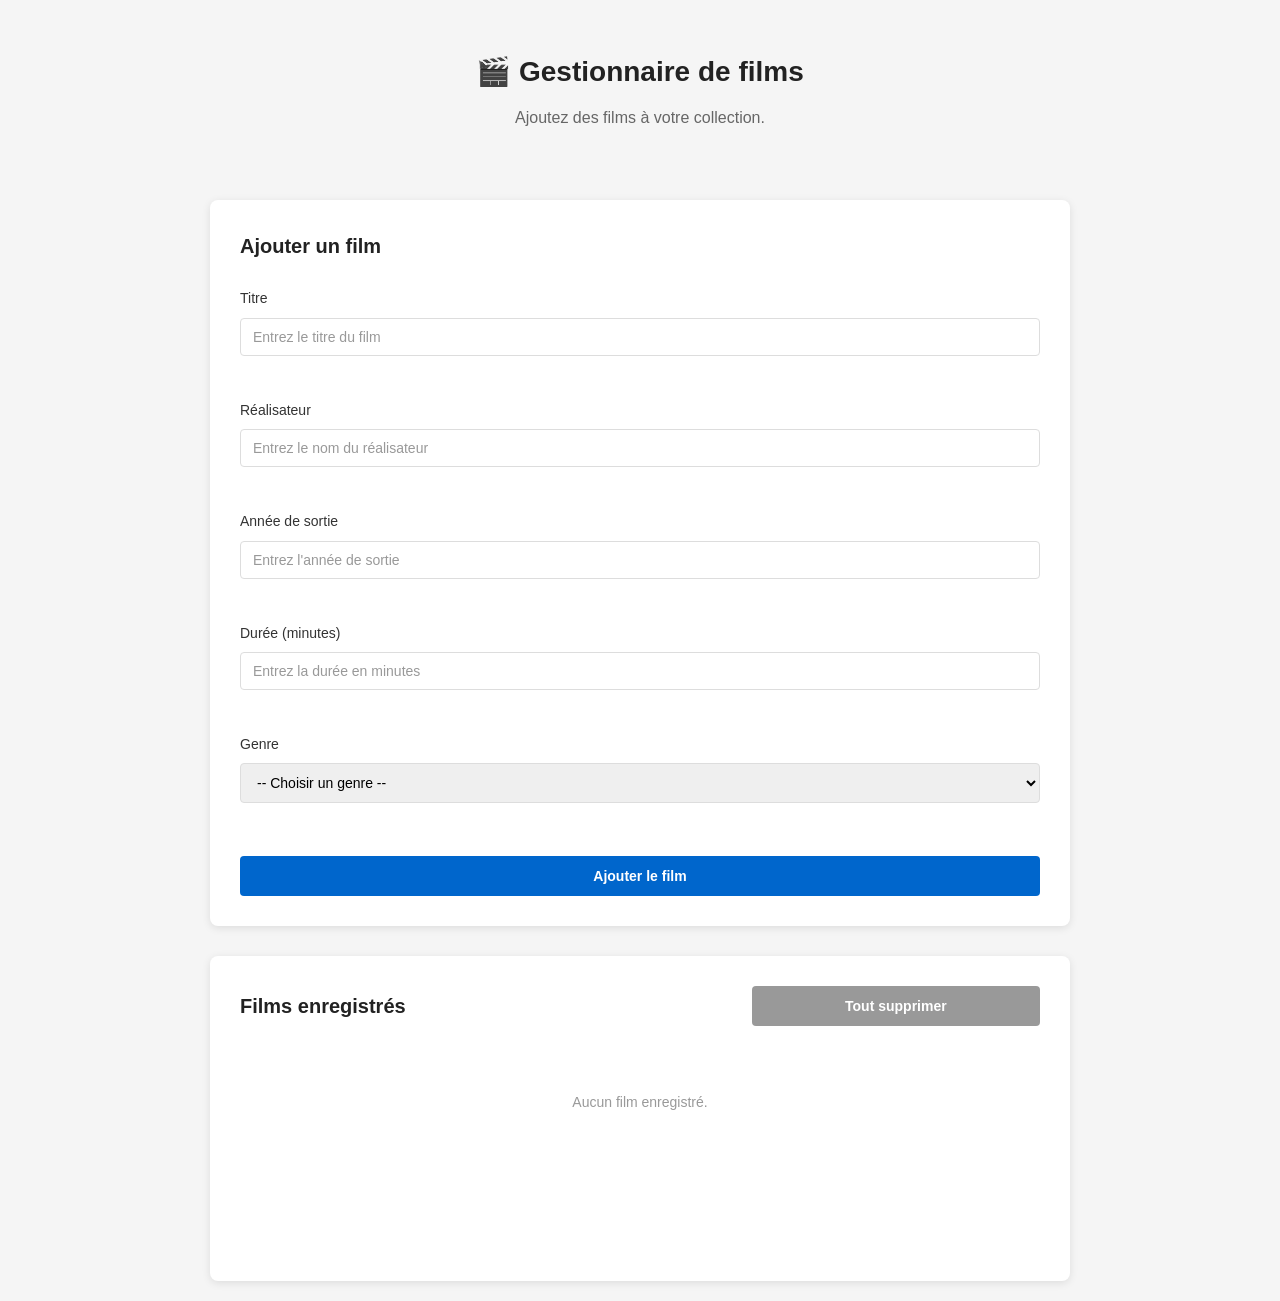
<file: projet-js-films-standard/index.html>
<!DOCTYPE html>
<html lang="fr">

<head>
    <meta charset="UTF-8">
    <meta name="viewport" content="width=device-width, initial-scale=1.0">
    <title>Gestionnaire de Films</title>
    <link rel="stylesheet" href="style.css">
</head>

<body>
    <div class="container">
        <!-- En-tête -->
        <header>
            <h1>🎬 Gestionnaire de films</h1>
            <p>Ajoutez des films à votre collection.</p>
        </header>

        <main>
            <!-- Formulaire d'ajout -->
            <section class="form-section">
                <h2>Ajouter un film</h2>
                <form id="filmForm">
                    <!-- Titre -->
                    <div class="form-group">
                        <label for="titre">Titre</label>
                        <input type="text" id="titre" name="titre" placeholder="Entrez le titre du film">
                        <span class="error-message" id="erreurTitre"></span>
                    </div>

                    <!-- Réalisateur -->
                    <div class="form-group">
                        <label for="realisateur">Réalisateur</label>
                        <input type="text" id="realisateur" name="realisateur"
                            placeholder="Entrez le nom du réalisateur">
                        <span class="error-message" id="erreurRealisateur"></span>
                    </div>

                    <!-- Année -->
                    <div class="form-group">
                        <label for="annee">Année de sortie</label>
                        <input type="number" id="annee" name="annee" placeholder="Entrez l'année de sortie">
                        <span class="error-message" id="erreurAnnee"></span>
                    </div>

                    <!-- Durée -->
                    <div class="form-group">
                        <label for="duree">Durée (minutes)</label>
                        <input type="number" id="duree" name="duree" placeholder="Entrez la durée en minutes">
                        <span class="error-message" id="erreurDuree"></span>
                    </div>

                    <!-- Genre -->
                    <div class="form-group">
                        <label for="genre">Genre</label>
                        <select id="genre" name="genre">
                            <option value="">-- Choisir un genre --</option>
                            <option value="Action">Action</option>
                            <option value="Comédie">Comédie</option>
                            <option value="Drame">Drame</option>
                            <option value="Science-fiction">Science-fiction</option>
                            <option value="Thriller">Thriller</option>
                            <option value="Animation">Animation</option>
                        </select>
                        <span class="error-message" id="erreurGenre"></span>
                    </div>

                    <!-- Boutons -->
                    <div class="form-actions">
                        <button type="submit" class="btn btn-primary">Ajouter le film</button>
                    </div>
                </form>
            </section>

            <!-- Collection de films -->
            <section class="collection-section">
                <div class="collection-header">
                    <h2>Films enregistrés</h2>
                    <button id="deleteAllBtn" class="btn btn-secondary">Tout supprimer</button>
                </div>
                <div id="filmsList" class="films-list">
                    <p class="empty-message">Aucun film enregistré.</p>
                </div>
            </section>
        </main>
    </div>
    <script src="script.js"></script>
    
</body>
</html>
</file>
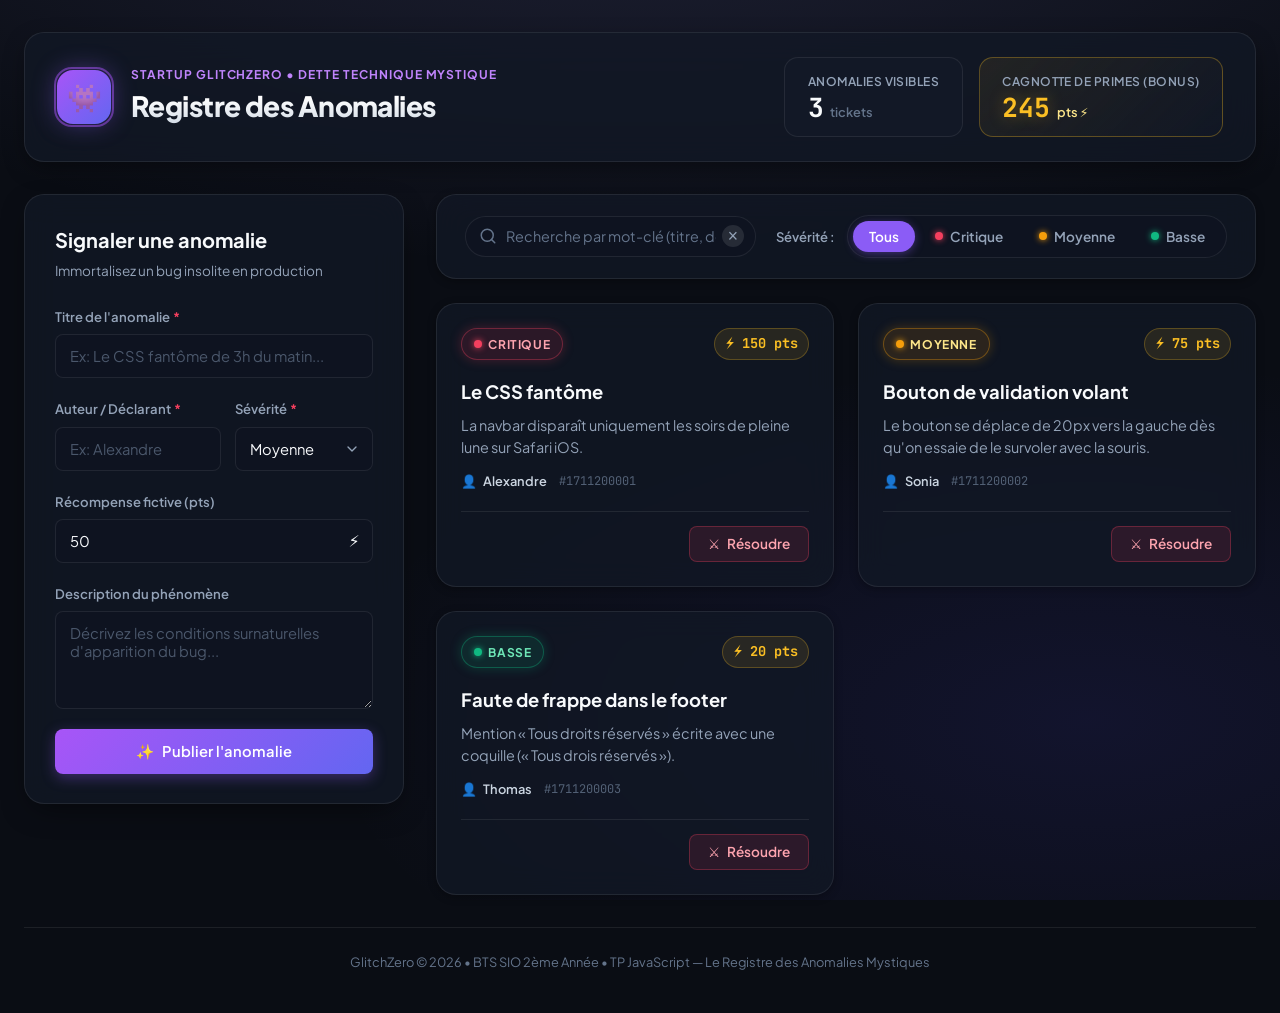
<file: Javascript/Evals/tp-anomalies-mystiques/index.html>
<!DOCTYPE html>
<html lang="fr">

<head>
  <meta charset="UTF-8">
  <meta name="viewport" content="width=device-width, initial-scale=1.0">
  <title>GlitchZero — Registre des Anomalies Mystiques</title>
  <meta name="description"
    content="Application de gestion de la dette technique mystique et des bugs légendaires de la startup GlitchZero.">

  <!-- Polices Google Fonts modernes -->
  <link rel="preconnect" href="https://fonts.googleapis.com">
  <link rel="preconnect" href="https://fonts.gstatic.com" crossorigin>
  <link
    href="https://fonts.googleapis.com/css2?family=Plus+Jakarta+Sans:wght@400;500;600;700;800&family=JetBrains+Mono:wght@400;500;600&display=swap"
    rel="stylesheet">

  <link rel="stylesheet" href="style.css">
</head>

<body>
  <!-- Conteneur global avec fond étoilé / mystique -->
  <div class="app-wrapper">

    <!-- BANDEAU D'EN-TÊTE SÉMANTIQUE -->
    <header class="main-header">
      <div class="header-branding">
        <div class="logo-badge">
          <span class="logo-icon">👾</span>
          <span class="logo-pulse"></span>
        </div>
        <div>
          <div class="brand-tag">Startup GlitchZero &bull; Dette Technique Mystique</div>
          <h1 class="main-title">Registre des Anomalies</h1>
        </div>
      </div>

      <!-- TABLEAU DE BORD / STATISTIQUES (AVEC BONUS CAGNOTTE) -->
      <div class="header-stats">
        <div class="stat-card">
          <span class="stat-label">Anomalies visibles</span>
          <div class="stat-value-container">
            <span id="counter-bugs" class="stat-value">0</span>
            <span class="stat-subtext">tickets</span>
          </div>
        </div>

        <div class="stat-card stat-card-gold">
          <span class="stat-label">Cagnotte de primes (Bonus)</span>
          <div class="stat-value-container">
            <span id="total-bounty" class="stat-value">0</span>
            <span class="stat-currency">pts ⚡</span>
          </div>
        </div>
      </div>
    </header>

    <!-- ZONE PRINCIPALE SÉMANTIQUE -->
    <main class="main-layout">

      <!-- COLONNE 1 : FORMULAIRE D'AJOUT -->
      <aside class="sidebar-section">
        <section class="form-container">
          <div class="section-header">
            <h2 class="section-title">Signaler une anomalie</h2>
            <p class="section-subtitle">Immortalisez un bug insolite en production</p>
          </div>

          <form id="bug-form" class="bug-form" novalidate>
            <div class="form-group">
              <label for="bug-titre" class="form-label">
                Titre de l'anomalie <span class="required">*</span>
              </label>
              <input type="text" id="bug-titre" name="titre" class="form-control"
                placeholder="Ex: Le CSS fantôme de 3h du matin..." required>
            </div>

            <div class="form-row">
              <div class="form-group">
                <label for="bug-auteur" class="form-label">
                  Auteur / Déclarant <span class="required">*</span>
                </label>
                <input type="text" id="bug-auteur" name="auteur" class="form-control" placeholder="Ex: Alexandre"
                  required>
              </div>

              <div class="form-group">
                <label for="bug-severite" class="form-label">
                  Sévérité <span class="required">*</span>
                </label>
                <select id="bug-severite" name="severite" class="form-control" required>
                  <option value="Basse">Basse</option>
                  <option value="Moyenne" selected>Moyenne</option>
                  <option value="Critique">Critique</option>
                </select>
              </div>
            </div>

            <div class="form-group">
              <label for="bug-recompense" class="form-label">
                Récompense fictive (pts)
              </label>
              <div class="input-with-icon">
                <input type="number" id="bug-recompense" name="recompense" class="form-control" min="0" step="5"
                  placeholder="Ex: 100" value="50">
                <span class="input-icon">⚡</span>
              </div>
            </div>

            <div class="form-group">
              <label for="bug-description" class="form-label">
                Description du phénomène
              </label>
              <textarea id="bug-description" name="description" class="form-control textarea" rows="4"
                placeholder="Décrivez les conditions surnaturelles d'apparition du bug..."></textarea>
            </div>

            <button type="submit" class="btn btn-primary submit-btn">
              <span class="btn-icon">✨</span>
              <span>Publier l'anomalie</span>
            </button>
          </form>
        </section>
      </aside>

      <!-- COLONNE 2 : RECHERCHE, FILTRES & GRILLE DE CARTES -->
      <section class="content-section">

        <!-- BARRE DE CONTRÔLES (RECHERCHE BONUS & FILTRES SÉVÉRITÉ) -->
        <div class="controls-card">
          <!-- CHAMP DE RECHERCHE TEXTUELLE (BONUS) -->
          <div class="search-box">
            <svg class="search-icon" viewBox="0 0 24 24" width="18" height="18" fill="none" stroke="currentColor"
              stroke-width="2" stroke-linecap="round" stroke-linejoin="round">
              <circle cx="11" cy="11" r="8"></circle>
              <line x1="21" y1="21" x2="16.65" y2="16.65"></line>
            </svg>
            <input type="text" id="search-input" class="search-input"
              placeholder="Recherche par mot-clé (titre, description)..." aria-label="Recherche textuelle d'anomalies">
            <button type="button" id="btn-clear-search" class="clear-search-btn" title="Effacer la recherche"
              hidden>&times;</button>
          </div>

          <!-- BARRE DE FILTRAGE DES 4 BOUTONS -->
          <div class="filter-wrapper">
            <span class="filter-label">Sévérité :</span>
            <div id="filter-bar" class="filter-bar" role="toolbar" aria-label="Filtres de sévérité">
              <button type="button" class="btn-filter active" data-filter="Tous">
                Tous
              </button>
              <button type="button" class="btn-filter" data-filter="Critique">
                <span class="filter-dot dot-critique"></span>
                Critique
              </button>
              <button type="button" class="btn-filter" data-filter="Moyenne">
                <span class="filter-dot dot-moyenne"></span>
                Moyenne
              </button>
              <button type="button" class="btn-filter" data-filter="Basse">
                <span class="filter-dot dot-basse"></span>
                Basse
              </button>
            </div>
          </div>
        </div>

        <!-- CONTENEUR PRINCIPAL ATTENDU : #bug-grid -->
        <div id="bug-grid" class="bug-grid" aria-live="polite">
          <!-- Les cartes (<article class="card">) seront injectées dynamiquement ici via JS -->
        </div>

      </section>

    </main>

    <!-- FOOTER SÉMANTIQUE -->
    <footer class="main-footer">
      <p>GlitchZero &copy; 2026 &bull; BTS SIO 2ème Année &bull; TP JavaScript — Le Registre des Anomalies Mystiques</p>
    </footer>
  </div>

  <script src="app.js"></script>
</body>

</html>

<!--
1) Doctype et structure globale
- <!DOCTYPE html> : indique que le document est en HTML5.
- <html lang="fr"> : spécifie que le contenu est en français.
- <head> : contient les métadonnées et les fichiers CSS/JS externes.
- <body> : contient tout le contenu visible de la page.

2) <head>
a) Encodage et viewport
- <meta charset="UTF-8"> : garantit l’affichage correct des caractères accentués.
- <meta name="viewport" content="width=device-width, initial-scale=1.0"> : permet un rendu adapté aux mobiles.

b) Titre de la page
- <title>GlitchZero — Registre des Anomalies Mystiques</title>
- C’est ce qui apparait dans l’onglet du navigateur.

c) Description SEO
- <meta name="description"...> : résumé de l’application, utile pour le référencement ou le partage.

d) Polices Google Fonts
- Chargement de polices modernes via Google Fonts :
  - Plus Jakarta Sans
  - JetBrains Mono

Cela améliore l’esthétique visuelle de l’interface.

e) CSS
- <link rel="stylesheet" href="style.css">
- Le fichier CSS donne le style complet :
  - fonds étoilés
  - cartes
  - formulaire
  - boutons
  - filtres
  - animations

3) <body>
Conteneur principal
- <div class="app-wrapper"> : wrapper général de toute l’application.

4) Header : bandeau d’en-tête
<section>
- <header class="main-header"> : zone de titre + statistiques

a) header-branding
Contient :
- logo-badge : petite pastille avec un emoji 👾
- brand-tag : “Startup GlitchZero • Dette Technique Mystique”
- main-title : “Registre des Anomalies”

C’est la partie visuelle de présentation de l’application.

b) header-stats
Zone contenant les indicateurs :
- Anomalies visibles
  - <span id="counter-bugs">0</span>
- Cagnotte de primes (Bonus)
  - <span id="total-bounty">0</span>

Ces éléments sont importants car le JavaScript les met à jour dynamiquement avec les résultats des filtres.

5) <main class="main-layout">
C’est le bloc principal contenant deux colonnes.

a) Colonne gauche : formulaire d’ajout
<aside class="sidebar-section">
- zone latérale qui accueille le formulaire de déclaration d’anomalie.

Inside :
- <section class="form-container">
- <div class="section-header">
  - h2 : “Signaler une anomalie”
  - p : “Immortalisez un bug insolite en production”

Ensuite :
- <form id="bug-form" class="bug-form" novalidate>

Le formulaire contient :
- titre
- auteur
- sévérité
- récompense
- description
- bouton de publication

Champs détaillés :
- bug-titre : nom de l’anomalie
- bug-auteur : déclarant / auteur
- bug-severite : liste déroulante avec :
  - Basse
  - Moyenne
  - Critique
- bug-recompense : input number, avec valeur par défaut 50
- bug-description : zone de texte libre
- submit-btn : bouton “Publier l’anomalie”

Le JS écoute ce formulaire avec un addEventListener("submit", ...) pour ajouter une anomalie à la liste.

6) Colonne droite : contenu principal
<section class="content-section">
Cette zone contient :
- recherche
- filtres
- grille des cartes

a) controls-card
C’est la zone de contrôle :
- recherche textuelle
- filtres de sévérité

Recherche :
- <input type="text" id="search-input" ...>
- placeholder : “Recherche par mot-clé (titre, description)...”
- bouton clear search avec id btn-clear-search
- hidden : initialement caché, il apparaît quand l’utilisateur tape quelque chose

Filtres :
- <div id="filter-bar" class="filter-bar">
- 4 boutons :
  - Tous
  - Critique
  - Moyenne
  - Basse

Le JS ajoute ou retire la classe active selon le filtre sélectionné.

b) bug-grid
- <div id="bug-grid" class="bug-grid" aria-live="polite">
- C’est le conteneur où le JavaScript injecte les cartes d’anomalies.

Le commentaire indique clairement :
- “Les cartes (<article class="card">) seront injectées dynamiquement ici via JS”

7) Footer
<footer class="main-footer">
Contient :
- “GlitchZero © 2026 • BTS SIO 2ème Année • TP JavaScript — Le Registre des Anomalies Mystiques”

C’est juste une zone de bas de page informative.

8) Script JavaScript
- <script src="app.js"></script>

C’est le fichier logique qui :
- lit les éléments du DOM,
- initialise l’état,
- gère les filtres,
- génère les cartes,
- ajoute/supprime les anomalies,
- actualise le compteur et la cagnotte.

9) Rôle de chaque élément HTML dans le JS
Ce fichier est construit pour que le JS puisse interagir facilement sur des id et classes :

- #counter-bugs : compteur visuel
- #total-bounty : total de récompense
- #bug-form : formulaire d’ajout
- #search-input : champ de recherche
- #btn-clear-search : bouton effacer recherche
- #filter-bar : conteneur des filtres
- .btn-filter : bouton de filtre
- #bug-grid : zone où sont affichées les cartes
- .btn-resolve : bouton “Résoudre” sur chaque carte
- .toast-container : conteneur généré par JS pour les notifications

10) Structure mentale du fichier
On peut résumer ainsi :
- <head> : metadata + style
- <body> :
  - header : titre et statistiques
  - main :
    - formulaire
    - zone de recherche + filtres
    - grille de bugs
  - footer
- <script> : logique interactive
-->
</file>
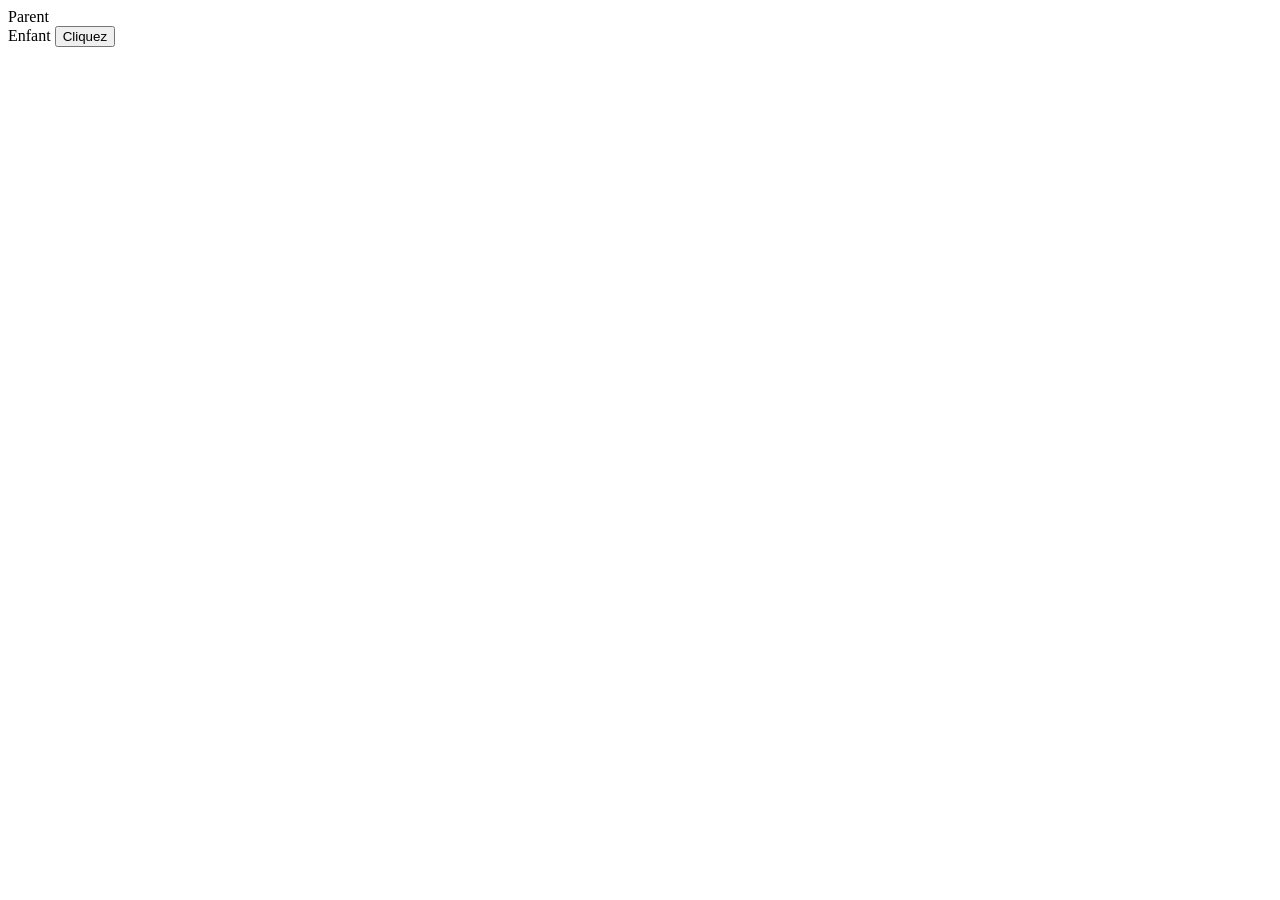
<file: Javascript/Projets/SIO2-projet-tests/gestion-evenement/index.html>
<!DOCTYPE html>
<html lang="fr">

<head>
    <meta charset="UTF-8">
    <meta name="viewport" content="width=device-width, initial-scale=1.0">
    <title>Document</title>
</head>

<body>
    <div id="parent">
        Parent
        <section id="enfant">
            Enfant
            <button id="bouton">Cliquez</button>
        </section>
    </div>
    <script src="app.js"></script>
</body>

</html>
</file>
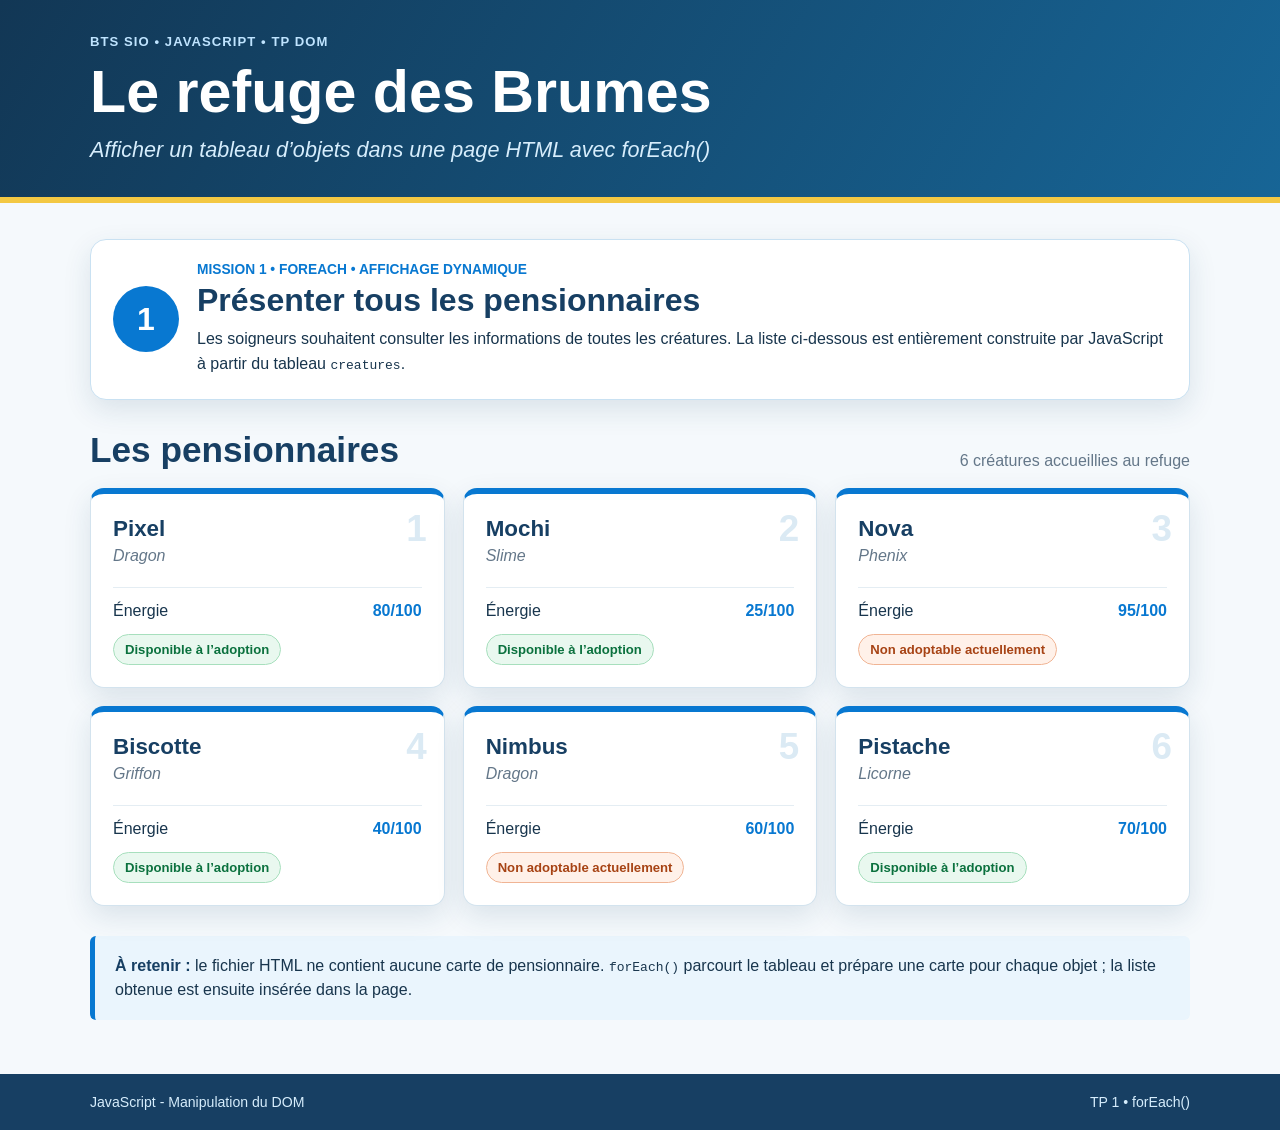
<file: Javascript/Travaux Pratiques/js-affichage-DOM-v1-correction.html>
<!DOCTYPE html>
<html lang="fr">

<head>
  <meta charset="UTF-8">
  <meta name="viewport" content="width=device-width, initial-scale=1.0">
  <title>TP 1 - Afficher les pensionnaires avec forEach()</title>

  <style>
    :root {
      --bleu-fonce: #173f63;
      --bleu: #0878d1;
      --bleu-clair: #eaf5fd;
      --vert: #159455;
      --vert-clair: #e9f8ef;
      --orange: #e85d19;
      --orange-clair: #fff1e9;
      --texte: #18354d;
      --gris: #647789;
      --blanc: #ffffff;
      --ombre: 0 10px 28px rgba(23, 63, 99, 0.12);
    }

    * {
      box-sizing: border-box;
    }

    body {
      margin: 0;
      min-height: 100vh;
      font-family: Arial, Helvetica, sans-serif;
      color: var(--texte);
      background: #f5f9fc;
    }

    .bandeau {
      background: linear-gradient(120deg, #123755, #176596);
      color: var(--blanc);
      padding: 34px 20px;
      border-bottom: 6px solid #f3c843;
    }

    .bandeau__contenu,
    main,
    .pied-page__contenu {
      width: min(1100px, calc(100% - 40px));
      margin: 0 auto;
    }

    .sur-titre {
      margin: 0 0 12px;
      color: #bfe4ff;
      font-size: 0.82rem;
      font-weight: 700;
      letter-spacing: 0.08em;
      text-transform: uppercase;
    }

    h1 {
      margin: 0;
      font-size: clamp(2rem, 5vw, 3.7rem);
      line-height: 1.05;
    }

    .sous-titre {
      margin: 14px 0 0;
      color: #d6edfc;
      font-size: clamp(1rem, 2.5vw, 1.35rem);
      font-style: italic;
    }

    main {
      padding: 36px 0 54px;
    }

    .mission {
      display: grid;
      grid-template-columns: auto 1fr;
      gap: 18px;
      align-items: center;
      margin-bottom: 30px;
      padding: 22px;
      background: var(--blanc);
      border: 1px solid #c9e1f2;
      border-radius: 16px;
      box-shadow: var(--ombre);
    }

    .mission__numero {
      display: grid;
      place-items: center;
      width: 66px;
      height: 66px;
      border-radius: 50%;
      color: var(--blanc);
      background: var(--bleu);
      font-size: 2rem;
      font-weight: 700;
    }

    .mission__etiquette {
      margin: 0 0 5px;
      color: var(--bleu);
      font-size: 0.86rem;
      font-weight: 700;
      text-transform: uppercase;
    }

    .mission h2 {
      margin: 0 0 8px;
      color: var(--bleu-fonce);
      font-size: clamp(1.35rem, 3vw, 2rem);
    }

    .mission p:last-child {
      margin: 0;
      line-height: 1.55;
    }

    .titre-liste {
      display: flex;
      justify-content: space-between;
      align-items: end;
      gap: 16px;
      margin: 0 0 18px;
    }

    .titre-liste h2 {
      margin: 0;
      color: var(--bleu-fonce);
      font-size: clamp(1.5rem, 3vw, 2.2rem);
    }

    .titre-liste p {
      margin: 0;
      color: var(--gris);
    }

    .pensionnaires {
      display: grid;
      grid-template-columns: repeat(3, minmax(0, 1fr));
      gap: 18px;
    }

    .carte {
      position: relative;
      overflow: hidden;
      padding: 22px;
      background: var(--blanc);
      border: 1px solid #d3e3ee;
      border-top: 6px solid var(--bleu);
      border-radius: 14px;
      box-shadow: var(--ombre);
    }

    .carte::after {
      content: attr(data-id);
      position: absolute;
      top: 14px;
      right: 17px;
      color: #dbeaf4;
      font-size: 2.3rem;
      font-weight: 800;
    }

    .carte h3 {
      position: relative;
      z-index: 1;
      margin: 0 0 5px;
      color: var(--bleu-fonce);
      font-size: 1.4rem;
    }

    .espece {
      margin: 0 0 22px;
      color: var(--gris);
      font-style: italic;
      text-transform: capitalize;
    }

    .energie {
      display: flex;
      justify-content: space-between;
      gap: 12px;
      margin: 0 0 14px;
      padding-top: 14px;
      border-top: 1px solid #e4edf3;
    }

    .energie strong {
      color: var(--bleu);
    }

    .statut {
      display: inline-block;
      margin: 0;
      padding: 7px 11px;
      border-radius: 999px;
      font-size: 0.82rem;
      font-weight: 700;
    }

    .statut--adoptable {
      color: #0b713e;
      background: var(--vert-clair);
      border: 1px solid #a7dfbd;
    }

    .statut--non-adoptable {
      color: #a74314;
      background: var(--orange-clair);
      border: 1px solid #f0b494;
    }

    .rappel {
      margin-top: 30px;
      padding: 18px 20px;
      background: var(--bleu-clair);
      border-left: 5px solid var(--bleu);
      border-radius: 6px;
      line-height: 1.5;
    }

    .rappel strong {
      color: var(--bleu-fonce);
    }

    footer {
      padding: 20px 0;
      color: #d6edfc;
      background: var(--bleu-fonce);
      font-size: 0.88rem;
    }

    .pied-page__contenu {
      display: flex;
      justify-content: space-between;
      gap: 20px;
    }

    @media (max-width: 800px) {
      .pensionnaires {
        grid-template-columns: repeat(2, minmax(0, 1fr));
      }
    }

    @media (max-width: 560px) {
      .mission {
        grid-template-columns: 1fr;
      }

      .mission__numero {
        width: 52px;
        height: 52px;
        font-size: 1.5rem;
      }

      .titre-liste,
      .pied-page__contenu {
        display: block;
      }

      .titre-liste p {
        margin-top: 6px;
      }

      .pensionnaires {
        grid-template-columns: 1fr;
      }

      .pied-page__contenu span:last-child {
        display: block;
        margin-top: 6px;
      }
    }
  </style>
</head>

<body>
  <header class="bandeau">
    <div class="bandeau__contenu">
      <p class="sur-titre">BTS SIO • JavaScript • TP DOM</p>
      <h1>Le refuge des Brumes</h1>
      <p class="sous-titre">Afficher un tableau d’objets dans une page HTML avec forEach()</p>
    </div>
  </header>

  <main>
    <section class="mission">
      <div class="mission__numero">1</div>
      <div>
        <p class="mission__etiquette">Mission 1 • forEach • Affichage dynamique</p>
        <h2>Présenter tous les pensionnaires</h2>
        <p>
          Les soigneurs souhaitent consulter les informations de toutes les créatures.
          La liste ci-dessous est entièrement construite par JavaScript à partir du tableau
          <code>creatures</code>.
        </p>
      </div>
    </section>

    <div class="titre-liste">
      <h2>Les pensionnaires</h2>
      <p>6 créatures accueillies au refuge</p>
    </div>

    <!-- Le contenu de cette section sera ajouté par JavaScript. -->
    <section id="liste-pensionnaires" class="pensionnaires" aria-label="Liste des pensionnaires"></section>

    <noscript>
      <p>JavaScript doit être activé pour afficher la liste des pensionnaires.</p>
    </noscript>

    <aside class="rappel">
      <strong>À retenir :</strong> le fichier HTML ne contient aucune carte de pensionnaire.
      <code>forEach()</code> parcourt le tableau et prépare une carte pour chaque objet ;
      la liste obtenue est ensuite insérée dans la page.
    </aside>
  </main>

  <footer>
    <div class="pied-page__contenu">
      <span>JavaScript - Manipulation du DOM</span>
      <span>TP 1 • forEach()</span>
    </div>
  </footer>

  <script>
    // Tableau commun aux TP du refuge des Brumes
    const creatures = [
      { id: 1, nom: "Pixel", espece: "dragon", energie: 80, adoptable: true },
      { id: 2, nom: "Mochi", espece: "slime", energie: 25, adoptable: true },
      { id: 3, nom: "Nova", espece: "phenix", energie: 95, adoptable: false },
      { id: 4, nom: "Biscotte", espece: "griffon", energie: 40, adoptable: true },
      { id: 5, nom: "Nimbus", espece: "dragon", energie: 60, adoptable: false },
      { id: 6, nom: "Pistache", espece: "licorne", energie: 70, adoptable: true }
    ];

    // A vous de jouer !!
    // 1. Sélection de la zone qui recevra les cartes
    const listePensionnaires = document.querySelector("#liste-pensionnaires");

    // 2. Préparation du contenu HTML
    let cartesHTML = "";

    // 3. Parcours de tous les objets du tableau
    creatures.forEach((creature) => {
      const texteStatut = creature.adoptable
        ? "Disponible à l’adoption"
        : "Non adoptable actuellement";

      const classeStatut = creature.adoptable
        ? "statut--adoptable"
        : "statut--non-adoptable";

      cartesHTML += `
        <article class="carte" data-id="${creature.id}">
          <h3>${creature.nom}</h3>
          <p class="espece">${creature.espece}</p>
          <p class="energie">
            <span>Énergie</span>
            <strong>${creature.energie}/100</strong>
          </p>
          <p class="statut ${classeStatut}">${texteStatut}</p>
        </article>
      `;
    });

    // 4. Insertion des six cartes dans la page en une seule opération
    listePensionnaires.innerHTML = cartesHTML;

  </script>
</body>

</html>
</file>
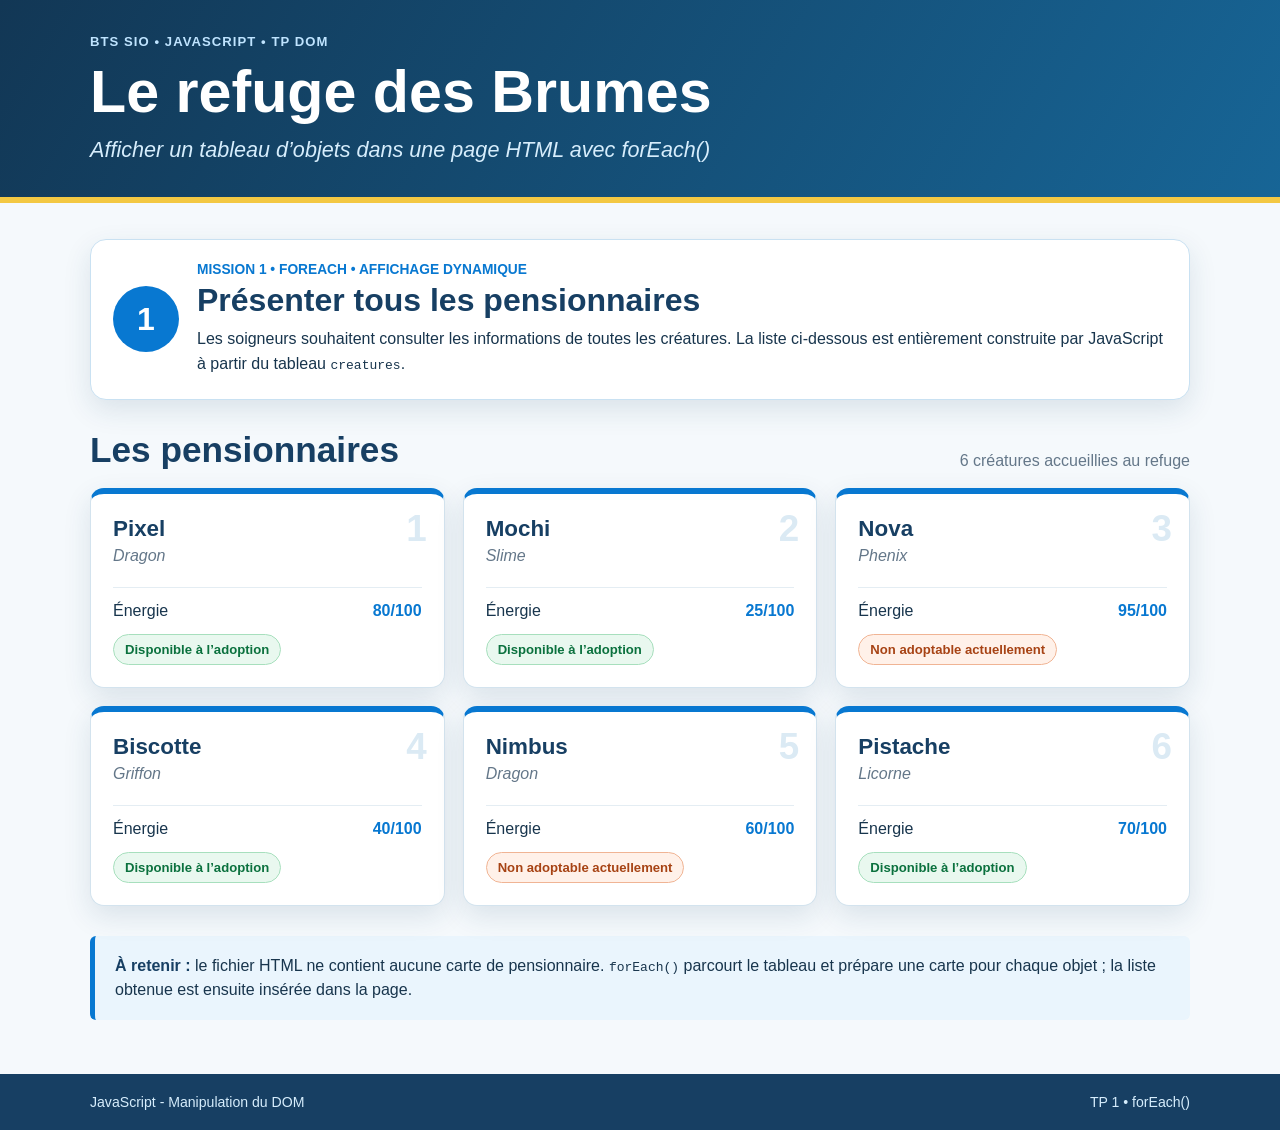
<file: Javascript/Travaux Pratiques/js-affichage-DOM-v2-correction.html>
<!DOCTYPE html>
<html lang="fr">

<head>
  <meta charset="UTF-8">
  <meta name="viewport" content="width=device-width, initial-scale=1.0">
  <title>TP 1 - Afficher les pensionnaires avec forEach()</title>

  <style>
    :root {
      --bleu-fonce: #173f63;
      --bleu: #0878d1;
      --bleu-clair: #eaf5fd;
      --vert: #159455;
      --vert-clair: #e9f8ef;
      --orange: #e85d19;
      --orange-clair: #fff1e9;
      --texte: #18354d;
      --gris: #647789;
      --blanc: #ffffff;
      --ombre: 0 10px 28px rgba(23, 63, 99, 0.12);
    }

    * {
      box-sizing: border-box;
    }

    body {
      margin: 0;
      min-height: 100vh;
      font-family: Arial, Helvetica, sans-serif;
      color: var(--texte);
      background: #f5f9fc;
    }

    .bandeau {
      background: linear-gradient(120deg, #123755, #176596);
      color: var(--blanc);
      padding: 34px 20px;
      border-bottom: 6px solid #f3c843;
    }

    .bandeau__contenu,
    main,
    .pied-page__contenu {
      width: min(1100px, calc(100% - 40px));
      margin: 0 auto;
    }

    .sur-titre {
      margin: 0 0 12px;
      color: #bfe4ff;
      font-size: 0.82rem;
      font-weight: 700;
      letter-spacing: 0.08em;
      text-transform: uppercase;
    }

    h1 {
      margin: 0;
      font-size: clamp(2rem, 5vw, 3.7rem);
      line-height: 1.05;
    }

    .sous-titre {
      margin: 14px 0 0;
      color: #d6edfc;
      font-size: clamp(1rem, 2.5vw, 1.35rem);
      font-style: italic;
    }

    main {
      padding: 36px 0 54px;
    }

    .mission {
      display: grid;
      grid-template-columns: auto 1fr;
      gap: 18px;
      align-items: center;
      margin-bottom: 30px;
      padding: 22px;
      background: var(--blanc);
      border: 1px solid #c9e1f2;
      border-radius: 16px;
      box-shadow: var(--ombre);
    }

    .mission__numero {
      display: grid;
      place-items: center;
      width: 66px;
      height: 66px;
      border-radius: 50%;
      color: var(--blanc);
      background: var(--bleu);
      font-size: 2rem;
      font-weight: 700;
    }

    .mission__etiquette {
      margin: 0 0 5px;
      color: var(--bleu);
      font-size: 0.86rem;
      font-weight: 700;
      text-transform: uppercase;
    }

    .mission h2 {
      margin: 0 0 8px;
      color: var(--bleu-fonce);
      font-size: clamp(1.35rem, 3vw, 2rem);
    }

    .mission p:last-child {
      margin: 0;
      line-height: 1.55;
    }

    .titre-liste {
      display: flex;
      justify-content: space-between;
      align-items: end;
      gap: 16px;
      margin: 0 0 18px;
    }

    .titre-liste h2 {
      margin: 0;
      color: var(--bleu-fonce);
      font-size: clamp(1.5rem, 3vw, 2.2rem);
    }

    .titre-liste p {
      margin: 0;
      color: var(--gris);
    }

    .pensionnaires {
      display: grid;
      grid-template-columns: repeat(3, minmax(0, 1fr));
      gap: 18px;
    }

    .carte {
      position: relative;
      overflow: hidden;
      padding: 22px;
      background: var(--blanc);
      border: 1px solid #d3e3ee;
      border-top: 6px solid var(--bleu);
      border-radius: 14px;
      box-shadow: var(--ombre);
    }

    .carte::after {
      content: attr(data-id);
      position: absolute;
      top: 14px;
      right: 17px;
      color: #dbeaf4;
      font-size: 2.3rem;
      font-weight: 800;
    }

    .carte h3 {
      position: relative;
      z-index: 1;
      margin: 0 0 5px;
      color: var(--bleu-fonce);
      font-size: 1.4rem;
    }

    .espece {
      margin: 0 0 22px;
      color: var(--gris);
      font-style: italic;
      text-transform: capitalize;
    }

    .energie {
      display: flex;
      justify-content: space-between;
      gap: 12px;
      margin: 0 0 14px;
      padding-top: 14px;
      border-top: 1px solid #e4edf3;
    }

    .energie strong {
      color: var(--bleu);
    }

    .statut {
      display: inline-block;
      margin: 0;
      padding: 7px 11px;
      border-radius: 999px;
      font-size: 0.82rem;
      font-weight: 700;
    }

    .statut--adoptable {
      color: #0b713e;
      background: var(--vert-clair);
      border: 1px solid #a7dfbd;
    }

    .statut--non-adoptable {
      color: #a74314;
      background: var(--orange-clair);
      border: 1px solid #f0b494;
    }

    .rappel {
      margin-top: 30px;
      padding: 18px 20px;
      background: var(--bleu-clair);
      border-left: 5px solid var(--bleu);
      border-radius: 6px;
      line-height: 1.5;
    }

    .rappel strong {
      color: var(--bleu-fonce);
    }

    footer {
      padding: 20px 0;
      color: #d6edfc;
      background: var(--bleu-fonce);
      font-size: 0.88rem;
    }

    .pied-page__contenu {
      display: flex;
      justify-content: space-between;
      gap: 20px;
    }

    @media (max-width: 800px) {
      .pensionnaires {
        grid-template-columns: repeat(2, minmax(0, 1fr));
      }
    }

    @media (max-width: 560px) {
      .mission {
        grid-template-columns: 1fr;
      }

      .mission__numero {
        width: 52px;
        height: 52px;
        font-size: 1.5rem;
      }

      .titre-liste,
      .pied-page__contenu {
        display: block;
      }

      .titre-liste p {
        margin-top: 6px;
      }

      .pensionnaires {
        grid-template-columns: 1fr;
      }

      .pied-page__contenu span:last-child {
        display: block;
        margin-top: 6px;
      }
    }
  </style>
</head>

<body>
  <header class="bandeau">
    <div class="bandeau__contenu">
      <p class="sur-titre">BTS SIO • JavaScript • TP DOM</p>
      <h1>Le refuge des Brumes</h1>
      <p class="sous-titre">Afficher un tableau d’objets dans une page HTML avec forEach()</p>
    </div>
  </header>

  <main>
    <section class="mission">
      <div class="mission__numero">1</div>
      <div>
        <p class="mission__etiquette">Mission 1 • forEach • Affichage dynamique</p>
        <h2>Présenter tous les pensionnaires</h2>
        <p>
          Les soigneurs souhaitent consulter les informations de toutes les créatures.
          La liste ci-dessous est entièrement construite par JavaScript à partir du tableau
          <code>creatures</code>.
        </p>
      </div>
    </section>

    <div class="titre-liste">
      <h2>Les pensionnaires</h2>
      <p>6 créatures accueillies au refuge</p>
    </div>

    <!-- Le contenu de cette section sera ajouté par JavaScript. -->
    <section id="liste-pensionnaires" class="pensionnaires" aria-label="Liste des pensionnaires"></section>

    <noscript>
      <p>JavaScript doit être activé pour afficher la liste des pensionnaires.</p>
    </noscript>

    <aside class="rappel">
      <strong>À retenir :</strong> le fichier HTML ne contient aucune carte de pensionnaire.
      <code>forEach()</code> parcourt le tableau et prépare une carte pour chaque objet ;
      la liste obtenue est ensuite insérée dans la page.
    </aside>
  </main>

  <footer>
    <div class="pied-page__contenu">
      <span>JavaScript - Manipulation du DOM</span>
      <span>TP 1 • forEach()</span>
    </div>
  </footer>

  <script>
    // Tableau commun aux TP du refuge des Brumes
    const creatures = [
      { id: 1, nom: "Pixel", espece: "dragon", energie: 80, adoptable: true },
      { id: 2, nom: "Mochi", espece: "slime", energie: 25, adoptable: true },
      { id: 3, nom: "Nova", espece: "phenix", energie: 95, adoptable: false },
      { id: 4, nom: "Biscotte", espece: "griffon", energie: 40, adoptable: true },
      { id: 5, nom: "Nimbus", espece: "dragon", energie: 60, adoptable: false },
      { id: 6, nom: "Pistache", espece: "licorne", energie: 70, adoptable: true }
    ];

    // A vous de jouer !!

    // Sélection de la zone qui recevra les cartes
    const listePensionnaires = document.querySelector("#liste-pensionnaires");

    // Parcours de tous les pensionnaires
    creatures.forEach((creature) => {
      // Création de la carte
      const carte = document.createElement("article");
      carte.classList.add("carte");
      carte.dataset.id = creature.id;

      // Création du nom
      const nom = document.createElement("h3");
      nom.textContent = creature.nom;

      // Création de l'espèce
      const espece = document.createElement("p");
      espece.classList.add("espece");
      espece.textContent = creature.espece;

      // Création de la zone d'énergie
      const energie = document.createElement("p");
      energie.classList.add("energie");

      const libelleEnergie = document.createElement("span");
      libelleEnergie.textContent = "Énergie";

      const valeurEnergie = document.createElement("strong");
      valeurEnergie.textContent = creature.energie + "/100";

      energie.append(libelleEnergie, valeurEnergie);

      // Création du statut d'adoption
      const statut = document.createElement("p");
      statut.classList.add("statut");

      if (creature.adoptable) {
        statut.classList.add("statut--adoptable");
        statut.textContent = "Disponible à l’adoption";
      } else {
        statut.classList.add("statut--non-adoptable");
        statut.textContent = "Non adoptable actuellement";
      }

      // Ajout des éléments dans la carte
      carte.append(nom, espece, energie, statut);

      // Ajout de la carte dans la page
      listePensionnaires.appendChild(carte);
    });

  </script>
</body>

</html>
</file>
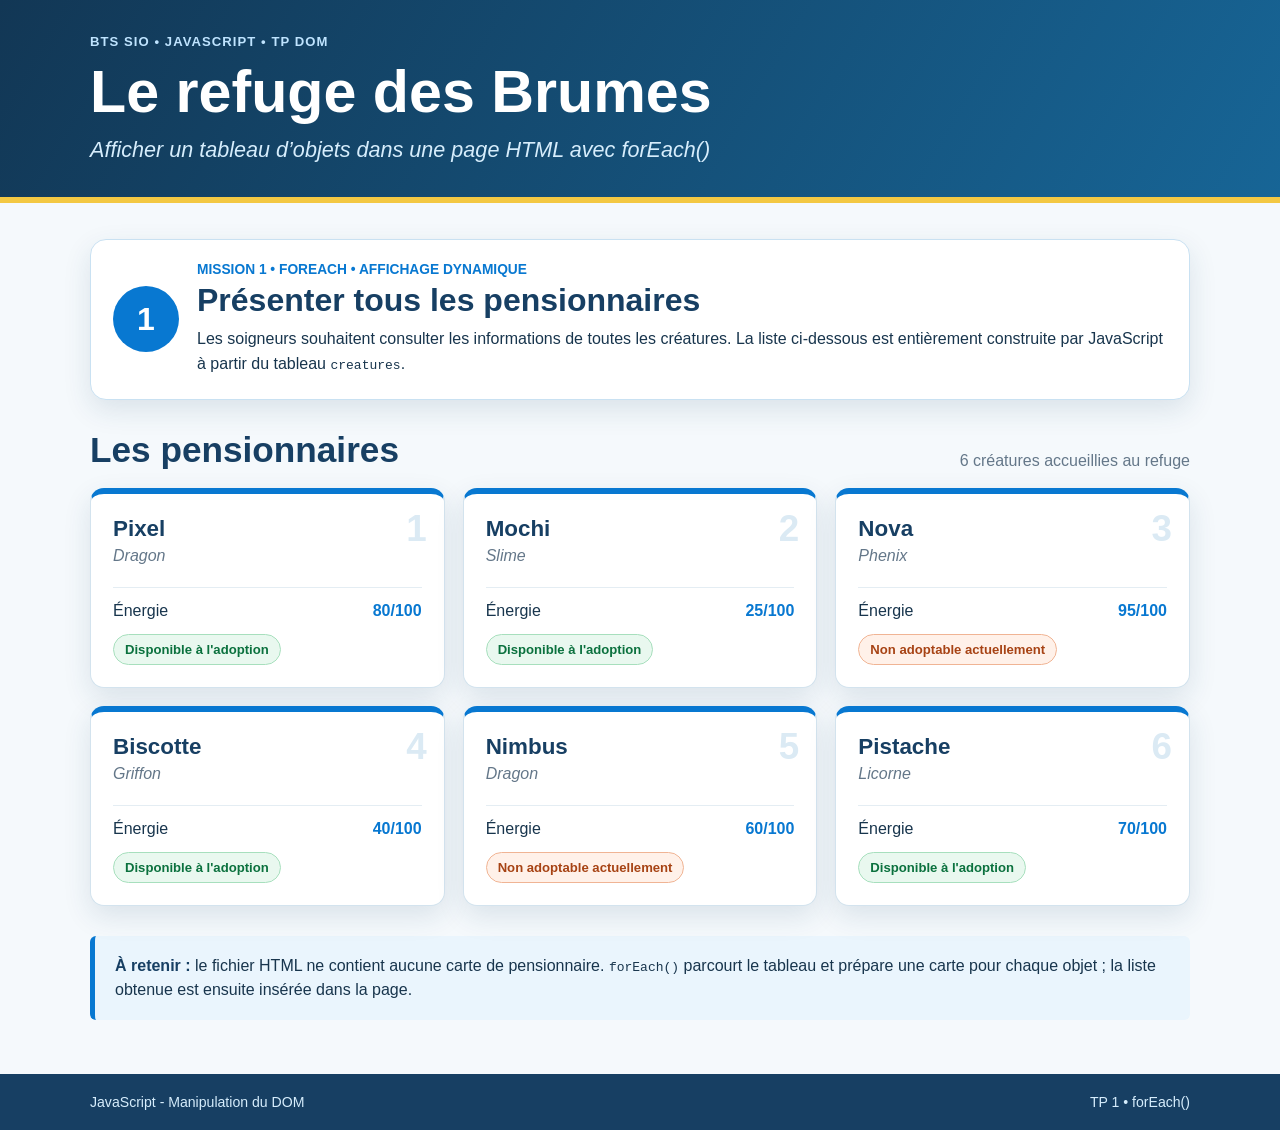
<file: Javascript/Travaux Pratiques/js-affichage-DOM-V2.html>
<!DOCTYPE html>
<html lang="fr">

<head>
  <meta charset="UTF-8">
  <meta name="viewport" content="width=device-width, initial-scale=1.0">
  <title>TP 1 - Afficher les pensionnaires avec forEach()</title>

  <style>
    :root {
      --bleu-fonce: #173f63;
      --bleu: #0878d1;
      --bleu-clair: #eaf5fd;
      --vert: #159455;
      --vert-clair: #e9f8ef;
      --orange: #e85d19;
      --orange-clair: #fff1e9;
      --texte: #18354d;
      --gris: #647789;
      --blanc: #ffffff;
      --ombre: 0 10px 28px rgba(23, 63, 99, 0.12);
    }

    * {
      box-sizing: border-box;
    }

    body {
      margin: 0;
      min-height: 100vh;
      font-family: Arial, Helvetica, sans-serif;
      color: var(--texte);
      background: #f5f9fc;
    }

    .bandeau {
      background: linear-gradient(120deg, #123755, #176596);
      color: var(--blanc);
      padding: 34px 20px;
      border-bottom: 6px solid #f3c843;
    }

    .bandeau__contenu,
    main,
    .pied-page__contenu {
      width: min(1100px, calc(100% - 40px));
      margin: 0 auto;
    }

    .sur-titre {
      margin: 0 0 12px;
      color: #bfe4ff;
      font-size: 0.82rem;
      font-weight: 700;
      letter-spacing: 0.08em;
      text-transform: uppercase;
    }

    h1 {
      margin: 0;
      font-size: clamp(2rem, 5vw, 3.7rem);
      line-height: 1.05;
    }

    .sous-titre {
      margin: 14px 0 0;
      color: #d6edfc;
      font-size: clamp(1rem, 2.5vw, 1.35rem);
      font-style: italic;
    }

    main {
      padding: 36px 0 54px;
    }

    .mission {
      display: grid;
      grid-template-columns: auto 1fr;
      gap: 18px;
      align-items: center;
      margin-bottom: 30px;
      padding: 22px;
      background: var(--blanc);
      border: 1px solid #c9e1f2;
      border-radius: 16px;
      box-shadow: var(--ombre);
    }

    .mission__numero {
      display: grid;
      place-items: center;
      width: 66px;
      height: 66px;
      border-radius: 50%;
      color: var(--blanc);
      background: var(--bleu);
      font-size: 2rem;
      font-weight: 700;
    }

    .mission__etiquette {
      margin: 0 0 5px;
      color: var(--bleu);
      font-size: 0.86rem;
      font-weight: 700;
      text-transform: uppercase;
    }

    .mission h2 {
      margin: 0 0 8px;
      color: var(--bleu-fonce);
      font-size: clamp(1.35rem, 3vw, 2rem);
    }

    .mission p:last-child {
      margin: 0;
      line-height: 1.55;
    }

    .titre-liste {
      display: flex;
      justify-content: space-between;
      align-items: end;
      gap: 16px;
      margin: 0 0 18px;
    }

    .titre-liste h2 {
      margin: 0;
      color: var(--bleu-fonce);
      font-size: clamp(1.5rem, 3vw, 2.2rem);
    }

    .titre-liste p {
      margin: 0;
      color: var(--gris);
    }

    .pensionnaires {
      display: grid;
      grid-template-columns: repeat(3, minmax(0, 1fr));
      gap: 18px;
    }

    .carte {
      position: relative;
      overflow: hidden;
      padding: 22px;
      background: var(--blanc);
      border: 1px solid #d3e3ee;
      border-top: 6px solid var(--bleu);
      border-radius: 14px;
      box-shadow: var(--ombre);
    }

    .carte::after {
      content: attr(data-id);
      position: absolute;
      top: 14px;
      right: 17px;
      color: #dbeaf4;
      font-size: 2.3rem;
      font-weight: 800;
    }

    .carte h3 {
      position: relative;
      z-index: 1;
      margin: 0 0 5px;
      color: var(--bleu-fonce);
      font-size: 1.4rem;
    }

    .espece {
      margin: 0 0 22px;
      color: var(--gris);
      font-style: italic;
      text-transform: capitalize;
    }

    .energie {
      display: flex;
      justify-content: space-between;
      gap: 12px;
      margin: 0 0 14px;
      padding-top: 14px;
      border-top: 1px solid #e4edf3;
    }

    .energie strong {
      color: var(--bleu);
    }

    .statut {
      display: inline-block;
      margin: 0;
      padding: 7px 11px;
      border-radius: 999px;
      font-size: 0.82rem;
      font-weight: 700;
    }

    .statut--adoptable {
      color: #0b713e;
      background: var(--vert-clair);
      border: 1px solid #a7dfbd;
    }

    .statut--non-adoptable {
      color: #a74314;
      background: var(--orange-clair);
      border: 1px solid #f0b494;
    }

    .rappel {
      margin-top: 30px;
      padding: 18px 20px;
      background: var(--bleu-clair);
      border-left: 5px solid var(--bleu);
      border-radius: 6px;
      line-height: 1.5;
    }

    .rappel strong {
      color: var(--bleu-fonce);
    }

    footer {
      padding: 20px 0;
      color: #d6edfc;
      background: var(--bleu-fonce);
      font-size: 0.88rem;
    }

    .pied-page__contenu {
      display: flex;
      justify-content: space-between;
      gap: 20px;
    }

    @media (max-width: 800px) {
      .pensionnaires {
        grid-template-columns: repeat(2, minmax(0, 1fr));
      }
    }

    @media (max-width: 560px) {
      .mission {
        grid-template-columns: 1fr;
      }

      .mission__numero {
        width: 52px;
        height: 52px;
        font-size: 1.5rem;
      }

      .titre-liste,
      .pied-page__contenu {
        display: block;
      }

      .titre-liste p {
        margin-top: 6px;
      }

      .pensionnaires {
        grid-template-columns: 1fr;
      }

      .pied-page__contenu span:last-child {
        display: block;
        margin-top: 6px;
      }
    }
  </style>
</head>

<body>
  <header class="bandeau">
    <div class="bandeau__contenu">
      <p class="sur-titre">BTS SIO • JavaScript • TP DOM</p>
      <h1>Le refuge des Brumes</h1>
      <p class="sous-titre">Afficher un tableau d’objets dans une page HTML avec forEach()</p>
    </div>
  </header>

  <main>
    <section class="mission">
      <div class="mission__numero">1</div>
      <div>
        <p class="mission__etiquette">Mission 1 • forEach • Affichage dynamique</p>
        <h2>Présenter tous les pensionnaires</h2>
        <p>
          Les soigneurs souhaitent consulter les informations de toutes les créatures.
          La liste ci-dessous est entièrement construite par JavaScript à partir du tableau
          <code>creatures</code>.
        </p>
      </div>
    </section>

    <div class="titre-liste">
      <h2>Les pensionnaires</h2>
      <p>6 créatures accueillies au refuge</p>
    </div>

    <!-- Le contenu de cette section sera ajouté par JavaScript. -->
    <section id="liste-pensionnaires" class="pensionnaires" aria-label="Liste des pensionnaires"></section>

    <noscript>
      <p>JavaScript doit être activé pour afficher la liste des pensionnaires.</p>
    </noscript>

    <aside class="rappel">
      <strong>À retenir :</strong> le fichier HTML ne contient aucune carte de pensionnaire.
      <code>forEach()</code> parcourt le tableau et prépare une carte pour chaque objet ;
      la liste obtenue est ensuite insérée dans la page.
    </aside>
  </main>

  <footer>
    <div class="pied-page__contenu">
      <span>JavaScript - Manipulation du DOM</span>
      <span>TP 1 • forEach()</span>
    </div>
  </footer>

  <script>
    // Tableau commun aux TP du refuge des Brumes
    const creatures = [
      { id: 1, nom: "Pixel", espece: "dragon", energie: 80, adoptable: true },
      { id: 2, nom: "Mochi", espece: "slime", energie: 25, adoptable: true },
      { id: 3, nom: "Nova", espece: "phenix", energie: 95, adoptable: false },
      { id: 4, nom: "Biscotte", espece: "griffon", energie: 40, adoptable: true },
      { id: 5, nom: "Nimbus", espece: "dragon", energie: 60, adoptable: false },
      { id: 6, nom: "Pistache", espece: "licorne", energie: 70, adoptable: true }
    ];

    // A vous de jouer !!
    // 1. Sélectionner la section qui accueillera les cartes de pensionnaires
    const listPensionnaires = document.getElementById("liste-pensionnaires");

    // 2. Parcourir le tableau creatures avec forEach()
    creatures.forEach((creature) => {
      let carte = document.createElement("article", { class: "carte" });
      carte.setAttribute("data-id", creature.id);
      carte.classList.add("carte");

      let nom = document.createElement("h3");
      nom.textContent = creature.nom;

      let espece = document.createElement("p", { class: "espece" });
      espece.textContent = creature.espece;
      espece.classList.add("espece");

      let energie = document.createElement("p", { class: "energie" });
      let energieSpan = document.createElement("span");
      energieSpan.textContent = "Énergie";
      energie.classList.add("energie");
      let niveauEnergie = document.createElement("strong");
      niveauEnergie.textContent = creature.energie + "/100";

      let statut = document.createElement("p", { class: "statut" });
      statut.textContent = creature.adoptable ? "Disponible à l'adoption" : "Non adoptable actuellement";
      statut.classList.add("statut");
      statut.classList.add(creature.adoptable ? "statut--adoptable" : "statut--non-adoptable");

      // 3. Ajouter les éléments à la carte et la carte à la section
      carte.appendChild(nom);
      carte.appendChild(espece);
      carte.appendChild(energie);
      carte.appendChild(statut);

      energie.appendChild(energieSpan);
      energie.appendChild(niveauEnergie);

      listPensionnaires.appendChild(carte);
    });
  </script>
</body>

</html>
</file>
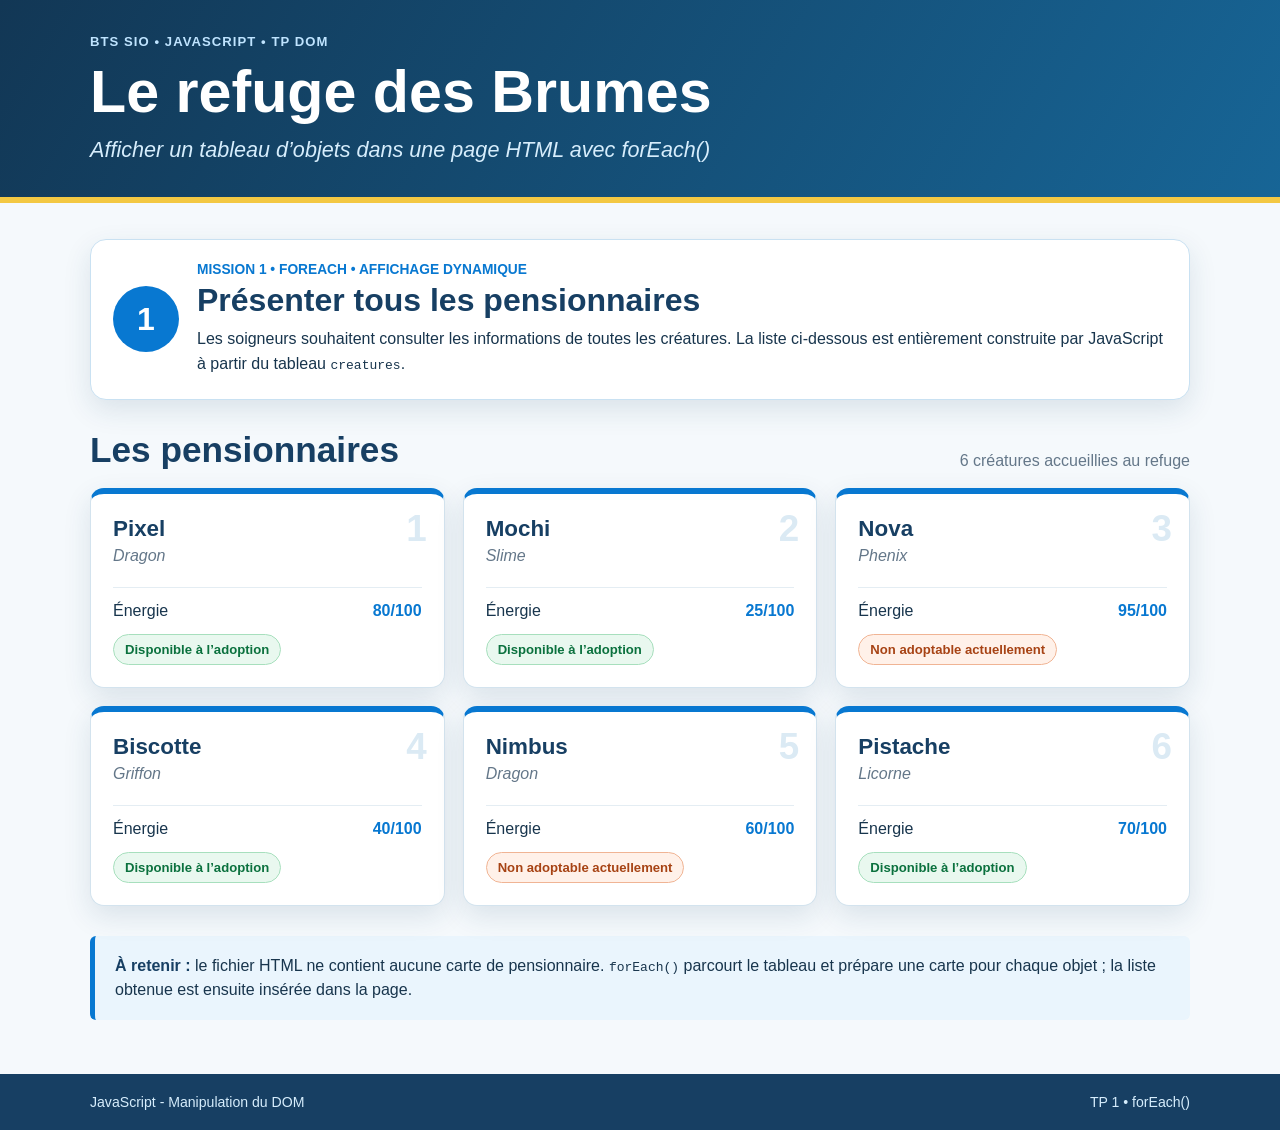
<file: Javascript/Travaux Pratiques/js-affichage-DOM-v3-correction.html>
<!DOCTYPE html>
<html lang="fr">

<head>
  <meta charset="UTF-8">
  <meta name="viewport" content="width=device-width, initial-scale=1.0">
  <title>TP 1 - Afficher les pensionnaires avec forEach()</title>

  <style>
    :root {
      --bleu-fonce: #173f63;
      --bleu: #0878d1;
      --bleu-clair: #eaf5fd;
      --vert: #159455;
      --vert-clair: #e9f8ef;
      --orange: #e85d19;
      --orange-clair: #fff1e9;
      --texte: #18354d;
      --gris: #647789;
      --blanc: #ffffff;
      --ombre: 0 10px 28px rgba(23, 63, 99, 0.12);
    }

    * {
      box-sizing: border-box;
    }

    body {
      margin: 0;
      min-height: 100vh;
      font-family: Arial, Helvetica, sans-serif;
      color: var(--texte);
      background: #f5f9fc;
    }

    .bandeau {
      background: linear-gradient(120deg, #123755, #176596);
      color: var(--blanc);
      padding: 34px 20px;
      border-bottom: 6px solid #f3c843;
    }

    .bandeau__contenu,
    main,
    .pied-page__contenu {
      width: min(1100px, calc(100% - 40px));
      margin: 0 auto;
    }

    .sur-titre {
      margin: 0 0 12px;
      color: #bfe4ff;
      font-size: 0.82rem;
      font-weight: 700;
      letter-spacing: 0.08em;
      text-transform: uppercase;
    }

    h1 {
      margin: 0;
      font-size: clamp(2rem, 5vw, 3.7rem);
      line-height: 1.05;
    }

    .sous-titre {
      margin: 14px 0 0;
      color: #d6edfc;
      font-size: clamp(1rem, 2.5vw, 1.35rem);
      font-style: italic;
    }

    main {
      padding: 36px 0 54px;
    }

    .mission {
      display: grid;
      grid-template-columns: auto 1fr;
      gap: 18px;
      align-items: center;
      margin-bottom: 30px;
      padding: 22px;
      background: var(--blanc);
      border: 1px solid #c9e1f2;
      border-radius: 16px;
      box-shadow: var(--ombre);
    }

    .mission__numero {
      display: grid;
      place-items: center;
      width: 66px;
      height: 66px;
      border-radius: 50%;
      color: var(--blanc);
      background: var(--bleu);
      font-size: 2rem;
      font-weight: 700;
    }

    .mission__etiquette {
      margin: 0 0 5px;
      color: var(--bleu);
      font-size: 0.86rem;
      font-weight: 700;
      text-transform: uppercase;
    }

    .mission h2 {
      margin: 0 0 8px;
      color: var(--bleu-fonce);
      font-size: clamp(1.35rem, 3vw, 2rem);
    }

    .mission p:last-child {
      margin: 0;
      line-height: 1.55;
    }

    .titre-liste {
      display: flex;
      justify-content: space-between;
      align-items: end;
      gap: 16px;
      margin: 0 0 18px;
    }

    .titre-liste h2 {
      margin: 0;
      color: var(--bleu-fonce);
      font-size: clamp(1.5rem, 3vw, 2.2rem);
    }

    .titre-liste p {
      margin: 0;
      color: var(--gris);
    }

    .pensionnaires {
      display: grid;
      grid-template-columns: repeat(3, minmax(0, 1fr));
      gap: 18px;
    }

    .carte {
      position: relative;
      overflow: hidden;
      padding: 22px;
      background: var(--blanc);
      border: 1px solid #d3e3ee;
      border-top: 6px solid var(--bleu);
      border-radius: 14px;
      box-shadow: var(--ombre);
    }

    .carte::after {
      content: attr(data-id);
      position: absolute;
      top: 14px;
      right: 17px;
      color: #dbeaf4;
      font-size: 2.3rem;
      font-weight: 800;
    }

    .carte h3 {
      position: relative;
      z-index: 1;
      margin: 0 0 5px;
      color: var(--bleu-fonce);
      font-size: 1.4rem;
    }

    .espece {
      margin: 0 0 22px;
      color: var(--gris);
      font-style: italic;
      text-transform: capitalize;
    }

    .energie {
      display: flex;
      justify-content: space-between;
      gap: 12px;
      margin: 0 0 14px;
      padding-top: 14px;
      border-top: 1px solid #e4edf3;
    }

    .energie strong {
      color: var(--bleu);
    }

    .statut {
      display: inline-block;
      margin: 0;
      padding: 7px 11px;
      border-radius: 999px;
      font-size: 0.82rem;
      font-weight: 700;
    }

    .statut--adoptable {
      color: #0b713e;
      background: var(--vert-clair);
      border: 1px solid #a7dfbd;
    }

    .statut--non-adoptable {
      color: #a74314;
      background: var(--orange-clair);
      border: 1px solid #f0b494;
    }

    .rappel {
      margin-top: 30px;
      padding: 18px 20px;
      background: var(--bleu-clair);
      border-left: 5px solid var(--bleu);
      border-radius: 6px;
      line-height: 1.5;
    }

    .rappel strong {
      color: var(--bleu-fonce);
    }

    footer {
      padding: 20px 0;
      color: #d6edfc;
      background: var(--bleu-fonce);
      font-size: 0.88rem;
    }

    .pied-page__contenu {
      display: flex;
      justify-content: space-between;
      gap: 20px;
    }

    @media (max-width: 800px) {
      .pensionnaires {
        grid-template-columns: repeat(2, minmax(0, 1fr));
      }
    }

    @media (max-width: 560px) {
      .mission {
        grid-template-columns: 1fr;
      }

      .mission__numero {
        width: 52px;
        height: 52px;
        font-size: 1.5rem;
      }

      .titre-liste,
      .pied-page__contenu {
        display: block;
      }

      .titre-liste p {
        margin-top: 6px;
      }

      .pensionnaires {
        grid-template-columns: 1fr;
      }

      .pied-page__contenu span:last-child {
        display: block;
        margin-top: 6px;
      }
    }
  </style>
</head>

<body>
  <header class="bandeau">
    <div class="bandeau__contenu">
      <p class="sur-titre">BTS SIO • JavaScript • TP DOM</p>
      <h1>Le refuge des Brumes</h1>
      <p class="sous-titre">Afficher un tableau d’objets dans une page HTML avec forEach()</p>
    </div>
  </header>

  <main>
    <section class="mission">
      <div class="mission__numero">1</div>
      <div>
        <p class="mission__etiquette">Mission 1 • forEach • Affichage dynamique</p>
        <h2>Présenter tous les pensionnaires</h2>
        <p>
          Les soigneurs souhaitent consulter les informations de toutes les créatures.
          La liste ci-dessous est entièrement construite par JavaScript à partir du tableau
          <code>creatures</code>.
        </p>
      </div>
    </section>

    <div class="titre-liste">
      <h2>Les pensionnaires</h2>
      <p>6 créatures accueillies au refuge</p>
    </div>

    <!-- Le contenu de cette section sera ajouté par JavaScript. -->
    <section id="liste-pensionnaires" class="pensionnaires" aria-label="Liste des pensionnaires"></section>

    <noscript>
      <p>JavaScript doit être activé pour afficher la liste des pensionnaires.</p>
    </noscript>

    <aside class="rappel">
      <strong>À retenir :</strong> le fichier HTML ne contient aucune carte de pensionnaire.
      <code>forEach()</code> parcourt le tableau et prépare une carte pour chaque objet ;
      la liste obtenue est ensuite insérée dans la page.
    </aside>
  </main>

  <footer>
    <div class="pied-page__contenu">
      <span>JavaScript - Manipulation du DOM</span>
      <span>TP 1 • forEach()</span>
    </div>
  </footer>

  <script>
    // Tableau commun aux TP du refuge des Brumes
    const creatures = [
      { id: 1, nom: "Pixel", espece: "dragon", energie: 80, adoptable: true },
      { id: 2, nom: "Mochi", espece: "slime", energie: 25, adoptable: true },
      { id: 3, nom: "Nova", espece: "phenix", energie: 95, adoptable: false },
      { id: 4, nom: "Biscotte", espece: "griffon", energie: 40, adoptable: true },
      { id: 5, nom: "Nimbus", espece: "dragon", energie: 60, adoptable: false },
      { id: 6, nom: "Pistache", espece: "licorne", energie: 70, adoptable: true }
    ];

    // A vous de jouer !!
    const listePensionnaires = document.querySelector("#liste-pensionnaires");

    const cartesHTML = creatures.map((creature) => {
      const texteStatut = creature.adoptable
        ? "Disponible à l’adoption"
        : "Non adoptable actuellement";

      const classeStatut = creature.adoptable
        ? "statut--adoptable"
        : "statut--non-adoptable";

      return `
    <article class="carte" data-id="${creature.id}">
      <h3>${creature.nom}</h3>

      <p class="espece">${creature.espece}</p>

      <p class="energie">
        <span>Énergie</span>
        <strong>${creature.energie}/100</strong>
      </p>

      <p class="statut ${classeStatut}">
        ${texteStatut}
      </p>
    </article>
  `;
    });

    listePensionnaires.innerHTML = cartesHTML.join("");

  </script>
</body>

</html>
</file>
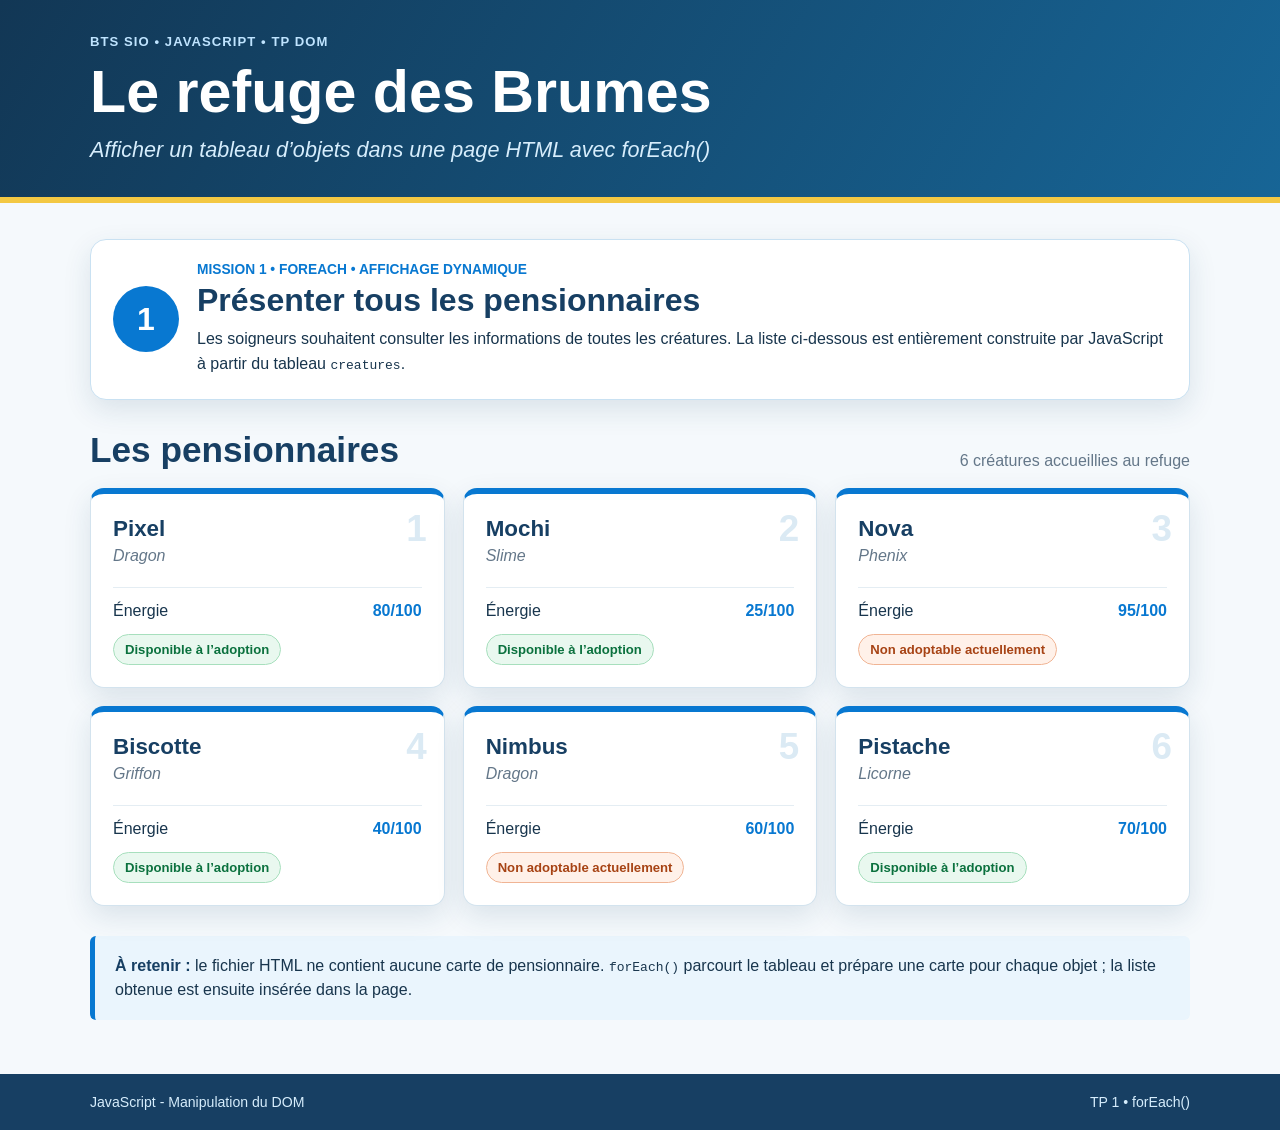
<file: Javascript/Travaux Pratiques/js-affichage-DOM-V3.html>
<!DOCTYPE html>
<html lang="fr">

<head>
  <meta charset="UTF-8">
  <meta name="viewport" content="width=device-width, initial-scale=1.0">
  <title>TP 1 - Afficher les pensionnaires avec forEach()</title>

  <style>
    :root {
      --bleu-fonce: #173f63;
      --bleu: #0878d1;
      --bleu-clair: #eaf5fd;
      --vert: #159455;
      --vert-clair: #e9f8ef;
      --orange: #e85d19;
      --orange-clair: #fff1e9;
      --texte: #18354d;
      --gris: #647789;
      --blanc: #ffffff;
      --ombre: 0 10px 28px rgba(23, 63, 99, 0.12);
    }

    * {
      box-sizing: border-box;
    }

    body {
      margin: 0;
      min-height: 100vh;
      font-family: Arial, Helvetica, sans-serif;
      color: var(--texte);
      background: #f5f9fc;
    }

    .bandeau {
      background: linear-gradient(120deg, #123755, #176596);
      color: var(--blanc);
      padding: 34px 20px;
      border-bottom: 6px solid #f3c843;
    }

    .bandeau__contenu,
    main,
    .pied-page__contenu {
      width: min(1100px, calc(100% - 40px));
      margin: 0 auto;
    }

    .sur-titre {
      margin: 0 0 12px;
      color: #bfe4ff;
      font-size: 0.82rem;
      font-weight: 700;
      letter-spacing: 0.08em;
      text-transform: uppercase;
    }

    h1 {
      margin: 0;
      font-size: clamp(2rem, 5vw, 3.7rem);
      line-height: 1.05;
    }

    .sous-titre {
      margin: 14px 0 0;
      color: #d6edfc;
      font-size: clamp(1rem, 2.5vw, 1.35rem);
      font-style: italic;
    }

    main {
      padding: 36px 0 54px;
    }

    .mission {
      display: grid;
      grid-template-columns: auto 1fr;
      gap: 18px;
      align-items: center;
      margin-bottom: 30px;
      padding: 22px;
      background: var(--blanc);
      border: 1px solid #c9e1f2;
      border-radius: 16px;
      box-shadow: var(--ombre);
    }

    .mission__numero {
      display: grid;
      place-items: center;
      width: 66px;
      height: 66px;
      border-radius: 50%;
      color: var(--blanc);
      background: var(--bleu);
      font-size: 2rem;
      font-weight: 700;
    }

    .mission__etiquette {
      margin: 0 0 5px;
      color: var(--bleu);
      font-size: 0.86rem;
      font-weight: 700;
      text-transform: uppercase;
    }

    .mission h2 {
      margin: 0 0 8px;
      color: var(--bleu-fonce);
      font-size: clamp(1.35rem, 3vw, 2rem);
    }

    .mission p:last-child {
      margin: 0;
      line-height: 1.55;
    }

    .titre-liste {
      display: flex;
      justify-content: space-between;
      align-items: end;
      gap: 16px;
      margin: 0 0 18px;
    }

    .titre-liste h2 {
      margin: 0;
      color: var(--bleu-fonce);
      font-size: clamp(1.5rem, 3vw, 2.2rem);
    }

    .titre-liste p {
      margin: 0;
      color: var(--gris);
    }

    .pensionnaires {
      display: grid;
      grid-template-columns: repeat(3, minmax(0, 1fr));
      gap: 18px;
    }

    .carte {
      position: relative;
      overflow: hidden;
      padding: 22px;
      background: var(--blanc);
      border: 1px solid #d3e3ee;
      border-top: 6px solid var(--bleu);
      border-radius: 14px;
      box-shadow: var(--ombre);
    }

    .carte::after {
      content: attr(data-id);
      position: absolute;
      top: 14px;
      right: 17px;
      color: #dbeaf4;
      font-size: 2.3rem;
      font-weight: 800;
    }

    .carte h3 {
      position: relative;
      z-index: 1;
      margin: 0 0 5px;
      color: var(--bleu-fonce);
      font-size: 1.4rem;
    }

    .espece {
      margin: 0 0 22px;
      color: var(--gris);
      font-style: italic;
      text-transform: capitalize;
    }

    .energie {
      display: flex;
      justify-content: space-between;
      gap: 12px;
      margin: 0 0 14px;
      padding-top: 14px;
      border-top: 1px solid #e4edf3;
    }

    .energie strong {
      color: var(--bleu);
    }

    .statut {
      display: inline-block;
      margin: 0;
      padding: 7px 11px;
      border-radius: 999px;
      font-size: 0.82rem;
      font-weight: 700;
    }

    .statut--adoptable {
      color: #0b713e;
      background: var(--vert-clair);
      border: 1px solid #a7dfbd;
    }

    .statut--non-adoptable {
      color: #a74314;
      background: var(--orange-clair);
      border: 1px solid #f0b494;
    }

    .rappel {
      margin-top: 30px;
      padding: 18px 20px;
      background: var(--bleu-clair);
      border-left: 5px solid var(--bleu);
      border-radius: 6px;
      line-height: 1.5;
    }

    .rappel strong {
      color: var(--bleu-fonce);
    }

    footer {
      padding: 20px 0;
      color: #d6edfc;
      background: var(--bleu-fonce);
      font-size: 0.88rem;
    }

    .pied-page__contenu {
      display: flex;
      justify-content: space-between;
      gap: 20px;
    }

    @media (max-width: 800px) {
      .pensionnaires {
        grid-template-columns: repeat(2, minmax(0, 1fr));
      }
    }

    @media (max-width: 560px) {
      .mission {
        grid-template-columns: 1fr;
      }

      .mission__numero {
        width: 52px;
        height: 52px;
        font-size: 1.5rem;
      }

      .titre-liste,
      .pied-page__contenu {
        display: block;
      }

      .titre-liste p {
        margin-top: 6px;
      }

      .pensionnaires {
        grid-template-columns: 1fr;
      }

      .pied-page__contenu span:last-child {
        display: block;
        margin-top: 6px;
      }
    }
  </style>
</head>

<body>
  <header class="bandeau">
    <div class="bandeau__contenu">
      <p class="sur-titre">BTS SIO • JavaScript • TP DOM</p>
      <h1>Le refuge des Brumes</h1>
      <p class="sous-titre">Afficher un tableau d’objets dans une page HTML avec forEach()</p>
    </div>
  </header>

  <main>
    <section class="mission">
      <div class="mission__numero">1</div>
      <div>
        <p class="mission__etiquette">Mission 1 • forEach • Affichage dynamique</p>
        <h2>Présenter tous les pensionnaires</h2>
        <p>
          Les soigneurs souhaitent consulter les informations de toutes les créatures.
          La liste ci-dessous est entièrement construite par JavaScript à partir du tableau
          <code>creatures</code>.
        </p>
      </div>
    </section>

    <div class="titre-liste">
      <h2>Les pensionnaires</h2>
      <p>6 créatures accueillies au refuge</p>
    </div>

    <!-- Le contenu de cette section sera ajouté par JavaScript. -->
    <section id="liste-pensionnaires" class="pensionnaires" aria-label="Liste des pensionnaires"></section>

    <noscript>
      <p>JavaScript doit être activé pour afficher la liste des pensionnaires.</p>
    </noscript>

    <aside class="rappel">
      <strong>À retenir :</strong> le fichier HTML ne contient aucune carte de pensionnaire.
      <code>forEach()</code> parcourt le tableau et prépare une carte pour chaque objet ;
      la liste obtenue est ensuite insérée dans la page.
    </aside>
  </main>

  <footer>
    <div class="pied-page__contenu">
      <span>JavaScript - Manipulation du DOM</span>
      <span>TP 1 • forEach()</span>
    </div>
  </footer>

  <script>
    // Tableau commun aux TP du refuge des Brumes
    const creatures = [
      { id: 1, nom: "Pixel", espece: "dragon", energie: 80, adoptable: true },
      { id: 2, nom: "Mochi", espece: "slime", energie: 25, adoptable: true },
      { id: 3, nom: "Nova", espece: "phenix", energie: 95, adoptable: false },
      { id: 4, nom: "Biscotte", espece: "griffon", energie: 40, adoptable: true },
      { id: 5, nom: "Nimbus", espece: "dragon", energie: 60, adoptable: false },
      { id: 6, nom: "Pistache", espece: "licorne", energie: 70, adoptable: true }
    ];

    // A vous de jouer !!
    // 1. Sélectionner la section qui accueillera les cartes de pensionnaires
    const listePensionnaires = document.querySelector("#liste-pensionnaires");

    // 2. Utiliser map() pour créer un tableau de cartes HTML à partir du tableau creatures
    const carteHTML = creatures.map((creature) => {
      const texteStatut = creature.adoptable
        ? "Disponible à l’adoption"
        : "Non adoptable actuellement";

      const classeStatut = creature.adoptable
        ? "statut--adoptable"
        : "statut--non-adoptable";

      // 3. Retourner un littéral de gabarit pour chaque carte, en utilisant les informations de l'objet creature
      return `<article class="carte" data-id="${creature.id}">
      <h3>${creature.nom}</h3>
      <p class="espece">${creature.espece}</p>
      <p class="energie">
        <span>Énergie</span>
        <strong>${creature.energie}/100</strong>
      </p>
      <p class="statut ${classeStatut}">${texteStatut}</p>
    </article>
  `;
    })

    // 4. Insérer le contenu HTML dans la section sélectionnée
    listePensionnaires.innerHTML = carteHTML.join("");
  </script>
</body>

</html>
</file>
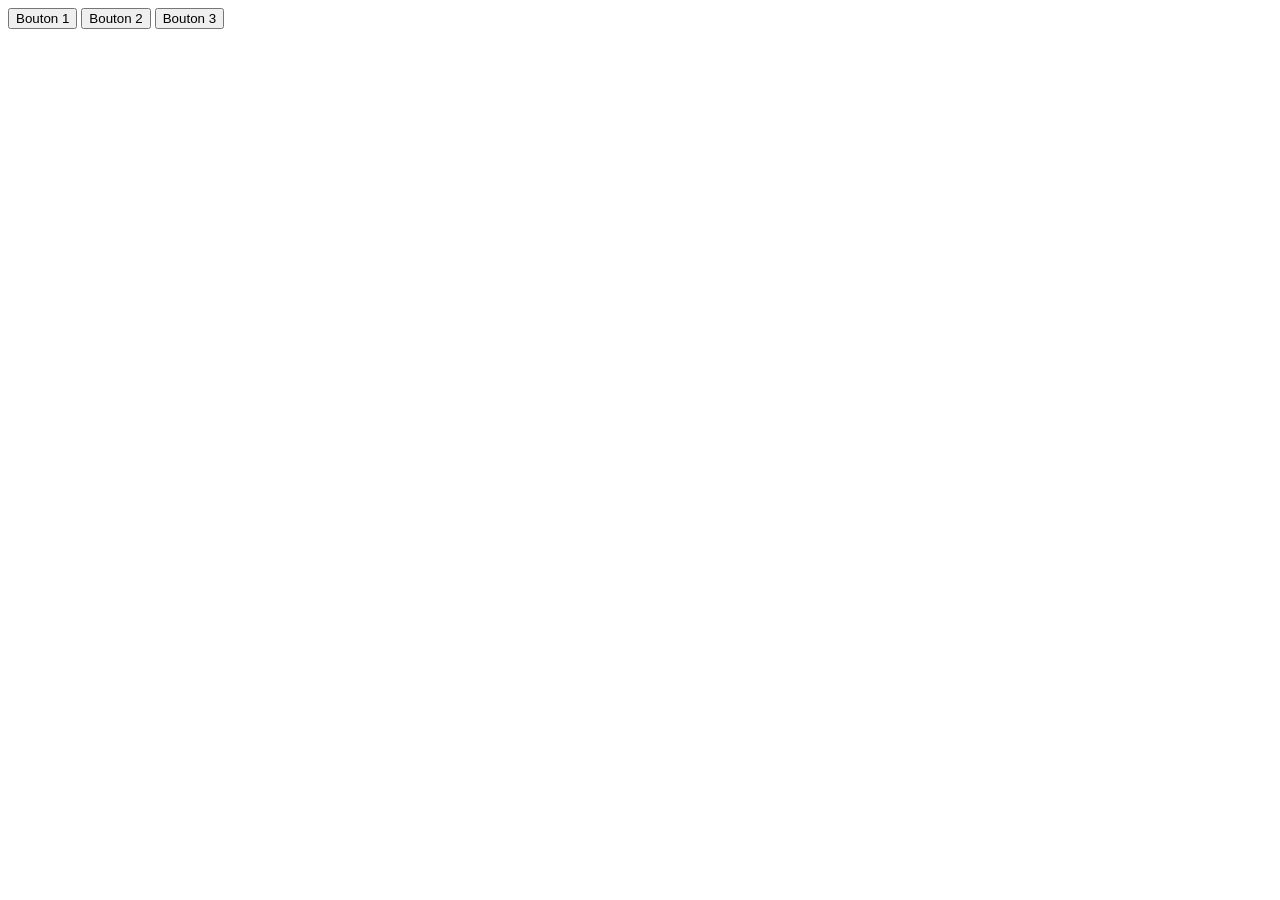
<file: Javascript/Projets/SIO2-projet-tests/gestion-evenement/index2.html>
<!DOCTYPE html>
<html lang="fr">

<head>
    <meta charset="UTF-8">
    <meta name="viewport" content="width=device-width, initial-scale=1.0">
    <title>Document</title>
</head>

<body>
    <div id="liste">
        <button>Bouton 1</button>
        <button>Bouton 2</button>
        <button>Bouton 3</button>
    </div>
    <script src="app2.js"></script>
</body>

</html>
</file>
<file: projet-js-films-standard/style.css>
/* ===========================
   Styles généraux et resets
   =========================== */

* {
    margin: 0;
    padding: 0;
    box-sizing: border-box;
}

body {
    font-family: -apple-system, BlinkMacSystemFont, 'Segoe UI', Roboto, Oxygen, Ubuntu, Cantarell, sans-serif;
    background-color: #f5f5f5;
    color: #333;
    line-height: 1.6;
}

.container {
    max-width: 900px;
    margin: 0 auto;
    padding: 20px;
}

/* ===========================
   En-tête
   =========================== */

header {
    text-align: center;
    margin-bottom: 40px;
    padding: 30px 20px;
}

header h1 {
    font-size: 28px;
    color: #222;
    margin-bottom: 10px;
    font-weight: 600;
}

header p {
    font-size: 16px;
    color: #666;
}

/* ===========================
   Section principale (main)
   =========================== */

main {
    display: grid;
    grid-template-columns: 1fr;
    gap: 30px;
}

/* ===========================
   Sections de formulaire
   =========================== */

.form-section,
.collection-section {
    background-color: white;
    border-radius: 8px;
    padding: 30px;
    box-shadow: 0 2px 8px rgba(0, 0, 0, 0.1);
}

.form-section h2,
.collection-section h2 {
    font-size: 20px;
    margin-bottom: 25px;
    color: #222;
    font-weight: 600;
}

/* ===========================
   Formulaire - Groupes de champs
   =========================== */

.form-group {
    margin-bottom: 20px;
}

.form-group label {
    display: block;
    margin-bottom: 8px;
    font-weight: 500;
    color: #333;
    font-size: 14px;
}

.form-group input,
.form-group select {
    width: 100%;
    padding: 10px 12px;
    border: 1px solid #ddd;
    border-radius: 4px;
    font-size: 14px;
    font-family: inherit;
    transition: border-color 0.3s ease, box-shadow 0.3s ease;
}

.form-group input:focus,
.form-group select:focus {
    outline: none;
    border-color: #0066cc;
    box-shadow: 0 0 0 3px rgba(0, 102, 204, 0.1);
}

.form-group input[type="text"]::placeholder,
.form-group input[type="number"]::placeholder {
    color: #999;
}

/* ===========================
   Messages d'erreur
   =========================== */

.error-message {
    display: block;
    color: #d32f2f;
    font-size: 12px;
    margin-top: 5px;
    min-height: 18px;
    font-weight: 500;
}

/* ===========================
   Boutons
   =========================== */

.form-actions {
    display: flex;
    gap: 12px;
    margin-top: 30px;
}

.btn {
    flex: 1;
    padding: 12px 20px;
    border: none;
    border-radius: 4px;
    font-size: 14px;
    font-weight: 600;
    cursor: pointer;
    transition: all 0.3s ease;
}

.btn:hover {
    transform: translateY(-2px);
    box-shadow: 0 4px 12px rgba(0, 0, 0, 0.15);
}

.btn:active {
    transform: translateY(0);
}

.btn:focus {
    outline: 2px solid;
    outline-offset: 2px;
}

.btn-primary {
    background-color: #0066cc;
    color: white;
}

.btn-primary:hover {
    background-color: #0052a3;
}

.btn-primary:focus {
    outline-color: #0066cc;
}

.btn-secondary {
    background-color: #999;
    color: white;
    flex: 0.5;
}

.btn-secondary:hover {
    background-color: #777;
}

.btn-secondary:focus {
    outline-color: #999;
}

.btn-danger {
    background-color: #d32f2f;
    color: white;
    font-size: 12px;
    padding: 8px 16px;
}

.btn-danger:hover {
    background-color: #b71c1c;
}

.btn-danger:focus {
    outline-color: #d32f2f;
}

/* ===========================
   Section Collection
   =========================== */

.collection-header {
    display: flex;
    justify-content: space-between;
    align-items: center;
    margin-bottom: 25px;
    gap: 15px;
}

.collection-header h2 {
    margin: 0;
    flex: 1;
}

.collection-header .btn-danger {
    flex: 0 0 auto;
    white-space: nowrap;
}

.films-list {
    min-height: 200px;
}

.empty-message {
    text-align: center;
    color: #999;
    padding: 40px 20px;
    font-size: 14px;
}

/* ===========================
   Carte de film
   =========================== */

.film-card {
    background-color: #fafafa;
    border: 1px solid #eee;
    border-radius: 4px;
    padding: 20px;
    margin-bottom: 15px;
    display: flex;
    justify-content: space-between;
    align-items: center;
    transition: all 0.3s ease;
}

.film-card:hover {
    box-shadow: 0 2px 8px rgba(0, 0, 0, 0.08);
}

.film-info {
    flex: 1;
}

.film-title {
    font-size: 16px;
    font-weight: 600;
    color: #222;
    margin-bottom: 8px;
}

.film-detail {
    font-size: 13px;
    color: #666;
    margin-bottom: 4px;
    line-height: 1.5;
}

.film-detail strong {
    color: #333;
    font-weight: 600;
}

.film-actions {
    margin-left: 15px;
    display: flex;
    gap: 8px;
}

.btn-delete-film {
    background-color: #d32f2f;
    color: white;
    padding: 8px 14px;
    border: none;
    border-radius: 4px;
    font-size: 12px;
    font-weight: 600;
    cursor: pointer;
    text-transform: uppercase;
    white-space: nowrap;
    transition: all 0.3s ease;
}

.btn-delete-film:hover {
    background-color: #b71c1c;
    transform: translateY(-1px);
}

.btn-delete-film:focus {
    outline: 2px solid #d32f2f;
    outline-offset: 2px;
}

/* ===========================
   Responsive Design
   =========================== */

@media (max-width: 768px) {
    main {
        grid-template-columns: 1fr;
        gap: 20px;
    }

    header {
        margin-bottom: 30px;
        padding: 20px 10px;
    }

    header h1 {
        font-size: 24px;
    }

    .form-section,
    .collection-section {
        padding: 20px;
    }

    .form-actions {
        flex-direction: row;
    }

    .btn-secondary {
        flex: 1;
    }

    .film-card {
        flex-direction: column;
    }

    .film-actions {
        margin-left: 0;
        margin-top: 15px;
        justify-content: flex-end;
    }

    .collection-header {
        flex-direction: column;
        align-items: flex-start;
    }

    .collection-header .btn-danger {
        margin-top: 12px;
        width: 100%;
    }
}

@media (max-width: 480px) {
    .container {
        padding: 15px;
    }

    header {
        margin-bottom: 25px;
    }

    header h1 {
        font-size: 20px;
    }

    header p {
        font-size: 14px;
    }

    .form-section,
    .collection-section {
        padding: 15px;
    }

    .form-section h2,
    .collection-section h2 {
        font-size: 18px;
    }

    .btn {
        padding: 10px 12px;
        font-size: 12px;
    }

    .form-actions {
        gap: 8px;
    }

    .film-card {
        padding: 15px;
    }

    .film-title {
        font-size: 15px;
    }

    .film-detail {
        font-size: 12px;
    }

    .btn-delete-film {
        padding: 6px 10px;
        font-size: 11px;
    }
}
</file>
<file: Javascript/Evals/tp-anomalies-mystiques/style.css>
/* ==========================================================================
   GlitchZero — Registre des Anomalies Mystiques
   Feuille de style CSS moderne (Dark Mode & Cyber-Aesthetic)
   BTS SIO 2ème Année
   ========================================================================== */

/* --------------------------------------------------------------------------
   1. VARIABLES & DESIGN SYSTEM (TOKENS)
   -------------------------------------------------------------------------- */
:root {
  /* Nuances sombres du thème */
  --bg-app: #0a0d14;
  --bg-card: rgba(18, 24, 38, 0.75);
  --bg-card-hover: rgba(24, 32, 51, 0.9);
  --bg-surface: #121826;
  --bg-surface-elevated: #1a2236;
  --bg-input: #0e1320;

  /* Bordures et reflets (Glassmorphism) */
  --border-subtle: rgba(255, 255, 255, 0.08);
  --border-focus: rgba(168, 85, 247, 0.6);
  --border-glow: rgba(139, 92, 246, 0.3);

  /* Couleurs sémantiques de sévérité */
  --critique-color: #f43f5e;
  --critique-bg: rgba(244, 63, 94, 0.12);
  --critique-border: rgba(244, 63, 94, 0.35);
  --critique-glow: rgba(244, 63, 94, 0.25);

  --moyenne-color: #f59e0b;
  --moyenne-bg: rgba(245, 158, 11, 0.12);
  --moyenne-border: rgba(245, 158, 11, 0.35);
  --moyenne-glow: rgba(245, 158, 11, 0.25);

  --basse-color: #10b981;
  --basse-bg: rgba(16, 185, 129, 0.12);
  --basse-border: rgba(16, 185, 129, 0.35);
  --basse-glow: rgba(16, 185, 129, 0.25);

  /* Accents de marque GlitchZero */
  --brand-primary: #8b5cf6;
  --brand-primary-hover: #7c3aed;
  --brand-gradient: linear-gradient(135deg, #a855f7 0%, #6366f1 100%);
  --brand-glow: 0 0 24px rgba(139, 92, 246, 0.4);

  --gold-accent: #fbbf24;
  --gold-bg: rgba(251, 191, 36, 0.1);

  /* Typographie & Couleurs de texte */
  --text-primary: #f8fafc;
  --text-secondary: #94a3b8;
  --text-muted: #64748b;
  --font-main: 'Plus Jakarta Sans', system-ui, -apple-system, sans-serif;
  --font-mono: 'JetBrains Mono', monospace;

  /* Espacements & Rayons */
  --radius-sm: 8px;
  --radius-md: 14px;
  --radius-lg: 20px;
  --radius-full: 9999px;

  /* Ombres portées */
  --shadow-sm: 0 2px 8px rgba(0, 0, 0, 0.3);
  --shadow-md: 0 8px 24px -4px rgba(0, 0, 0, 0.45);
  --shadow-card: 0 10px 30px -10px rgba(0, 0, 0, 0.6);

  /* Transitions */
  --transition-fast: 0.18s ease;
  --transition-smooth: 0.28s cubic-bezier(0.4, 0, 0.2, 1);
}

/* --------------------------------------------------------------------------
   2. RESET & BASE
   -------------------------------------------------------------------------- */
*, *::before, *::after {
  box-sizing: border-box;
  margin: 0;
  padding: 0;
}

body {
  font-family: var(--font-main);
  background-color: var(--bg-app);
  color: var(--text-primary);
  min-height: 100vh;
  line-height: 1.6;
  -webkit-font-smoothing: antialiased;
  background-image: 
    radial-gradient(ellipse 80% 50% at 50% -20%, rgba(120, 119, 198, 0.2), transparent),
    radial-gradient(ellipse 60% 40% at 85% 80%, rgba(79, 70, 229, 0.12), transparent);
  background-attachment: fixed;
}

.app-wrapper {
  max-width: 1380px;
  margin: 0 auto;
  padding: 2rem 1.5rem;
  display: flex;
  flex-direction: column;
  min-height: 100vh;
  gap: 2rem;
}

/* --------------------------------------------------------------------------
   3. EN-TÊTE & STATISTIQUES (HEADER)
   -------------------------------------------------------------------------- */
.main-header {
  display: flex;
  justify-content: space-between;
  align-items: center;
  flex-wrap: wrap;
  gap: 1.5rem;
  padding: 1.5rem 2rem;
  background: var(--bg-card);
  backdrop-filter: blur(16px);
  -webkit-backdrop-filter: blur(16px);
  border: 1px solid var(--border-subtle);
  border-radius: var(--radius-lg);
  box-shadow: var(--shadow-md);
}

.header-branding {
  display: flex;
  align-items: center;
  gap: 1.25rem;
}

.logo-badge {
  position: relative;
  width: 54px;
  height: 54px;
  border-radius: 16px;
  background: var(--brand-gradient);
  display: flex;
  align-items: center;
  justify-content: center;
  font-size: 1.75rem;
  box-shadow: var(--brand-glow);
}

.logo-pulse {
  position: absolute;
  inset: -3px;
  border-radius: 18px;
  border: 2px solid rgba(168, 85, 247, 0.5);
  animation: pulse-ring 3s cubic-bezier(0.215, 0.61, 0.355, 1) infinite;
}

@keyframes pulse-ring {
  0% { transform: scale(0.95); opacity: 0.8; }
  50% { transform: scale(1.08); opacity: 0; }
  100% { transform: scale(0.95); opacity: 0; }
}

.brand-tag {
  font-size: 0.75rem;
  text-transform: uppercase;
  letter-spacing: 0.08em;
  font-weight: 700;
  color: #c084fc;
}

.main-title {
  font-size: 1.75rem;
  font-weight: 800;
  letter-spacing: -0.02em;
  background: linear-gradient(180deg, #ffffff 30%, #cbd5e1 100%);
  -webkit-background-clip: text;
  -webkit-text-fill-color: transparent;
}

.header-stats {
  display: flex;
  gap: 1rem;
  flex-wrap: wrap;
}

.stat-card {
  background: var(--bg-surface);
  border: 1px solid var(--border-subtle);
  padding: 0.85rem 1.4rem;
  border-radius: var(--radius-md);
  display: flex;
  flex-direction: column;
  min-width: 140px;
}

.stat-card-gold {
  border-color: rgba(251, 191, 36, 0.3);
  background: linear-gradient(135deg, rgba(251, 191, 36, 0.08) 0%, rgba(18, 24, 38, 0.8) 100%);
}

.stat-label {
  font-size: 0.75rem;
  color: var(--text-secondary);
  font-weight: 600;
  text-transform: uppercase;
  letter-spacing: 0.04em;
  margin-bottom: 0.25rem;
}

.stat-value-container {
  display: flex;
  align-items: baseline;
  gap: 0.4rem;
}

.stat-value {
  font-family: var(--font-mono);
  font-size: 1.65rem;
  font-weight: 700;
  color: var(--text-primary);
  line-height: 1;
}

.stat-card-gold .stat-value {
  color: var(--gold-accent);
  text-shadow: 0 0 16px rgba(251, 191, 36, 0.35);
}

.stat-subtext, .stat-currency {
  font-size: 0.8rem;
  color: var(--text-muted);
  font-weight: 600;
}

.stat-card-gold .stat-currency {
  color: #fde68a;
}

/* --------------------------------------------------------------------------
   4. LAYOUT PRINCIPAL (MAIN & ASIDE)
   -------------------------------------------------------------------------- */
.main-layout {
  display: grid;
  grid-template-columns: 380px 1fr;
  gap: 2rem;
  align-items: start;
}

@media (max-width: 1024px) {
  .main-layout {
    grid-template-columns: 1fr;
  }
}

/* --------------------------------------------------------------------------
   5. FORMULAIRE D'AJOUT (SIDEBAR)
   -------------------------------------------------------------------------- */
.form-container {
  background: var(--bg-card);
  backdrop-filter: blur(16px);
  -webkit-backdrop-filter: blur(16px);
  border: 1px solid var(--border-subtle);
  border-radius: var(--radius-lg);
  padding: 1.85rem;
  box-shadow: var(--shadow-card);
  position: sticky;
  top: 1.5rem;
}

.section-header {
  margin-bottom: 1.5rem;
}

.section-title {
  font-size: 1.25rem;
  font-weight: 700;
  color: var(--text-primary);
}

.section-subtitle {
  font-size: 0.85rem;
  color: var(--text-secondary);
  margin-top: 0.25rem;
}

.bug-form {
  display: flex;
  flex-direction: column;
  gap: 1.25rem;
}

.form-group {
  display: flex;
  flex-direction: column;
  gap: 0.45rem;
}

.form-row {
  display: grid;
  grid-template-columns: 1.2fr 1fr;
  gap: 0.85rem;
}

.form-label {
  font-size: 0.82rem;
  font-weight: 600;
  color: var(--text-secondary);
  display: flex;
  align-items: center;
  gap: 0.2rem;
}

.required {
  color: var(--critique-color);
  font-weight: bold;
}

.form-control {
  width: 100%;
  background-color: var(--bg-input);
  border: 1px solid var(--border-subtle);
  border-radius: var(--radius-sm);
  padding: 0.75rem 0.9rem;
  color: var(--text-primary);
  font-family: var(--font-main);
  font-size: 0.92rem;
  transition: all var(--transition-fast);
  outline: none;
}

.form-control::placeholder {
  color: var(--text-muted);
  opacity: 0.7;
}

.form-control:focus {
  border-color: var(--brand-primary);
  box-shadow: 0 0 0 3px rgba(139, 92, 246, 0.2);
  background-color: #12182b;
}

select.form-control {
  appearance: none;
  background-image: url("data:image/svg+xml,%3Csvg xmlns='http://www.w3.org/2000/svg' width='16' height='16' viewBox='0 0 24 24' fill='none' stroke='%2394a3b8' stroke-width='2' stroke-linecap='round' stroke-linejoin='round'%3E%3Cpolyline points='6 9 12 15 18 9'%3E%3C/polyline%3E%3C/svg%3E");
  background-repeat: no-repeat;
  background-position: right 0.75rem center;
  background-size: 16px;
  cursor: pointer;
  padding-right: 2.2rem;
}

select.form-control option {
  background-color: var(--bg-surface);
  color: var(--text-primary);
}

.input-with-icon {
  position: relative;
}

.input-with-icon .input-icon {
  position: absolute;
  right: 0.85rem;
  top: 50%;
  transform: translateY(-50%);
  pointer-events: none;
  font-size: 1rem;
}

textarea.form-control {
  resize: vertical;
  min-height: 90px;
}

.btn {
  display: inline-flex;
  align-items: center;
  justify-content: center;
  gap: 0.5rem;
  font-family: var(--font-main);
  font-size: 0.92rem;
  font-weight: 600;
  border-radius: var(--radius-sm);
  padding: 0.8rem 1.25rem;
  border: none;
  cursor: pointer;
  transition: all var(--transition-smooth);
}

.btn-primary {
  background: var(--brand-gradient);
  color: #ffffff;
  box-shadow: 0 4px 14px rgba(139, 92, 246, 0.35);
}

.btn-primary:hover {
  transform: translateY(-1px);
  box-shadow: 0 6px 20px rgba(139, 92, 246, 0.5);
}

.btn-primary:active {
  transform: translateY(0);
}

/* --------------------------------------------------------------------------
   6. ZONE DE CONTRÔLES (RECHERCHE BONUS & FILTRES)
   -------------------------------------------------------------------------- */
.content-section {
  display: flex;
  flex-direction: column;
  gap: 1.5rem;
}

.controls-card {
  background: var(--bg-card);
  backdrop-filter: blur(16px);
  -webkit-backdrop-filter: blur(16px);
  border: 1px solid var(--border-subtle);
  border-radius: var(--radius-lg);
  padding: 1.25rem 1.75rem;
  display: flex;
  flex-wrap: wrap;
  align-items: center;
  justify-content: space-between;
  gap: 1.25rem;
  box-shadow: var(--shadow-sm);
}

/* Champ de recherche (Bonus) */
.search-box {
  position: relative;
  flex: 1;
  min-width: 260px;
}

.search-icon {
  position: absolute;
  left: 0.9rem;
  top: 50%;
  transform: translateY(-50%);
  color: var(--text-muted);
  pointer-events: none;
}

.search-input {
  width: 100%;
  background: var(--bg-input);
  border: 1px solid var(--border-subtle);
  border-radius: var(--radius-full);
  padding: 0.65rem 2.4rem 0.65rem 2.5rem;
  color: var(--text-primary);
  font-family: var(--font-main);
  font-size: 0.9rem;
  outline: none;
  transition: all var(--transition-fast);
}

.search-input:focus {
  border-color: var(--brand-primary);
  background: #12182b;
  box-shadow: 0 0 0 3px rgba(139, 92, 246, 0.15);
}

.search-input::placeholder {
  color: var(--text-muted);
}

.clear-search-btn {
  position: absolute;
  right: 0.75rem;
  top: 50%;
  transform: translateY(-50%);
  background: rgba(255, 255, 255, 0.1);
  color: var(--text-secondary);
  border: none;
  width: 22px;
  height: 22px;
  border-radius: 50%;
  cursor: pointer;
  display: flex;
  align-items: center;
  justify-content: center;
  font-size: 1.1rem;
  line-height: 1;
  transition: background var(--transition-fast);
}

.clear-search-btn:hover {
  background: rgba(255, 255, 255, 0.2);
  color: #fff;
}

/* Filtres de sévérité */
.filter-wrapper {
  display: flex;
  align-items: center;
  gap: 0.75rem;
  flex-wrap: wrap;
}

.filter-label {
  font-size: 0.82rem;
  color: var(--text-secondary);
  font-weight: 600;
}

.filter-bar {
  display: inline-flex;
  background: var(--bg-input);
  padding: 0.3rem;
  border-radius: var(--radius-full);
  border: 1px solid var(--border-subtle);
  gap: 0.25rem;
}

.btn-filter {
  background: transparent;
  color: var(--text-secondary);
  border: none;
  font-family: var(--font-main);
  font-size: 0.85rem;
  font-weight: 600;
  padding: 0.45rem 1rem;
  border-radius: var(--radius-full);
  cursor: pointer;
  transition: all var(--transition-fast);
  display: inline-flex;
  align-items: center;
  gap: 0.45rem;
  user-select: none;
}

.btn-filter:hover {
  color: var(--text-primary);
  background: rgba(255, 255, 255, 0.05);
}

.btn-filter.active {
  background: var(--brand-primary);
  color: #ffffff;
  box-shadow: 0 2px 10px rgba(139, 92, 246, 0.4);
}

.filter-dot {
  width: 8px;
  height: 8px;
  border-radius: 50%;
  display: inline-block;
}

.dot-critique { background-color: var(--critique-color); box-shadow: 0 0 6px var(--critique-color); }
.dot-moyenne  { background-color: var(--moyenne-color); box-shadow: 0 0 6px var(--moyenne-color); }
.dot-basse    { background-color: var(--basse-color); box-shadow: 0 0 6px var(--basse-color); }

/* --------------------------------------------------------------------------
   7. GRILLE DE CARTES (#bug-grid & .card)
   -------------------------------------------------------------------------- */
.bug-grid {
  display: grid;
  grid-template-columns: repeat(auto-fill, minmax(320px, 1fr));
  gap: 1.5rem;
}

.card {
  background: var(--bg-card);
  backdrop-filter: blur(14px);
  -webkit-backdrop-filter: blur(14px);
  border: 1px solid var(--border-subtle);
  border-radius: var(--radius-lg);
  padding: 1.5rem;
  display: flex;
  flex-direction: column;
  justify-content: space-between;
  gap: 1.2rem;
  transition: all var(--transition-smooth);
  position: relative;
  overflow: hidden;
  box-shadow: var(--shadow-sm);
  animation: cardFadeIn 0.3s cubic-bezier(0.16, 1, 0.3, 1) forwards;
}

@keyframes cardFadeIn {
  from {
    opacity: 0;
    transform: translateY(12px) scale(0.98);
  }
  to {
    opacity: 1;
    transform: translateY(0) scale(1);
  }
}

.card:hover {
  transform: translateY(-4px);
  border-color: rgba(255, 255, 255, 0.16);
  box-shadow: var(--shadow-card);
  background: var(--bg-card-hover);
}

/* Barre supérieure de la carte : Badge sévérité + Récompense */
.card-header {
  display: flex;
  justify-content: space-between;
  align-items: center;
  gap: 0.75rem;
}

.badge-severite {
  font-size: 0.75rem;
  font-weight: 700;
  text-transform: uppercase;
  letter-spacing: 0.05em;
  padding: 0.35rem 0.75rem;
  border-radius: var(--radius-full);
  display: inline-flex;
  align-items: center;
  gap: 0.4rem;
}

/* Variantes de sévérité requises */
.badge-severite.critique {
  background: var(--critique-bg);
  color: #fda4af;
  border: 1px solid var(--critique-border);
  box-shadow: 0 0 12px var(--critique-glow);
}

.badge-severite.moyenne {
  background: var(--moyenne-bg);
  color: #fde68a;
  border: 1px solid var(--moyenne-border);
  box-shadow: 0 0 12px var(--moyenne-glow);
}

.badge-severite.basse {
  background: var(--basse-bg);
  color: #6ee7b7;
  border: 1px solid var(--basse-border);
  box-shadow: 0 0 12px var(--basse-glow);
}

.card-bounty {
  font-family: var(--font-mono);
  font-size: 0.85rem;
  font-weight: 700;
  color: var(--gold-accent);
  background: var(--gold-bg);
  padding: 0.25rem 0.65rem;
  border-radius: var(--radius-full);
  border: 1px solid rgba(251, 191, 36, 0.25);
  display: inline-flex;
  align-items: center;
  gap: 0.3rem;
}

/* Corps de la carte */
.card-body {
  display: flex;
  flex-direction: column;
  gap: 0.6rem;
}

.card-title {
  font-size: 1.15rem;
  font-weight: 700;
  color: var(--text-primary);
  line-height: 1.35;
}

.card-description {
  font-size: 0.9rem;
  color: var(--text-secondary);
  line-height: 1.55;
  word-break: break-word;
}

.card-meta {
  display: flex;
  align-items: center;
  gap: 0.75rem;
  font-size: 0.8rem;
  color: var(--text-muted);
  margin-top: 0.2rem;
}

.author-chip {
  display: inline-flex;
  align-items: center;
  gap: 0.35rem;
  color: #cbd5e1;
  font-weight: 600;
}

.bug-id-tag {
  font-family: var(--font-mono);
  font-size: 0.75rem;
  color: var(--text-muted);
  opacity: 0.8;
}

/* Pied de la carte : Bouton de résolution */
.card-footer {
  padding-top: 0.85rem;
  border-top: 1px solid var(--border-subtle);
  display: flex;
  justify-content: flex-end;
}

.btn-resolve {
  background: rgba(244, 63, 94, 0.12);
  color: #fda4af;
  border: 1px solid rgba(244, 63, 94, 0.3);
  font-family: var(--font-main);
  font-size: 0.85rem;
  font-weight: 600;
  padding: 0.55rem 1.1rem;
  border-radius: var(--radius-sm);
  cursor: pointer;
  transition: all var(--transition-fast);
  display: inline-flex;
  align-items: center;
  gap: 0.45rem;
}

.btn-resolve:hover {
  background: var(--critique-color);
  color: #ffffff;
  border-color: var(--critique-color);
  box-shadow: 0 4px 14px var(--critique-glow);
  transform: translateY(-1px);
}

.btn-resolve:active {
  transform: translateY(0);
}

/* --------------------------------------------------------------------------
   8. ÉTAT VIDE (EMPTY STATE)
   -------------------------------------------------------------------------- */
.empty-state {
  grid-column: 1 / -1;
  background: var(--bg-card);
  border: 1px dashed var(--border-subtle);
  border-radius: var(--radius-lg);
  padding: 4rem 2rem;
  text-align: center;
  display: flex;
  flex-direction: column;
  align-items: center;
  gap: 1rem;
}

.empty-icon {
  font-size: 3rem;
  filter: drop-shadow(0 0 12px rgba(139, 92, 246, 0.4));
  animation: float 3s ease-in-out infinite;
}

@keyframes float {
  0%, 100% { transform: translateY(0); }
  50% { transform: translateY(-8px); }
}

.empty-title {
  font-size: 1.25rem;
  font-weight: 700;
  color: var(--text-primary);
}

.empty-desc {
  font-size: 0.92rem;
  color: var(--text-secondary);
  max-width: 420px;
}

.btn-reset-filters {
  margin-top: 0.5rem;
  background: rgba(255, 255, 255, 0.08);
  color: var(--text-primary);
  border: 1px solid var(--border-subtle);
  padding: 0.5rem 1rem;
  border-radius: var(--radius-sm);
  cursor: pointer;
  font-family: var(--font-main);
  font-size: 0.85rem;
  font-weight: 600;
  transition: background var(--transition-fast);
}

.btn-reset-filters:hover {
  background: rgba(255, 255, 255, 0.16);
}

/* --------------------------------------------------------------------------
   9. NOTIFICATION TOAST (FEEDBACK UTILISATEUR)
   -------------------------------------------------------------------------- */
.toast-container {
  position: fixed;
  bottom: 2rem;
  right: 2rem;
  display: flex;
  flex-direction: column;
  gap: 0.75rem;
  z-index: 9999;
  pointer-events: none;
}

.toast {
  pointer-events: auto;
  background: var(--bg-surface-elevated);
  border: 1px solid var(--border-subtle);
  color: var(--text-primary);
  padding: 0.85rem 1.25rem;
  border-radius: var(--radius-md);
  box-shadow: var(--shadow-md);
  display: flex;
  align-items: center;
  gap: 0.65rem;
  font-size: 0.88rem;
  font-weight: 500;
  animation: toastSlideIn 0.3s cubic-bezier(0.16, 1, 0.3, 1) forwards;
}

@keyframes toastSlideIn {
  from {
    opacity: 0;
    transform: translateY(20px) scale(0.95);
  }
  to {
    opacity: 1;
    transform: translateY(0) scale(1);
  }
}

.toast-success {
  border-left: 4px solid var(--basse-color);
}

.toast-resolve {
  border-left: 4px solid var(--critique-color);
}

/* --------------------------------------------------------------------------
   10. PIED DE PAGE (FOOTER)
   -------------------------------------------------------------------------- */
.main-footer {
  margin-top: auto;
  padding: 1.5rem 0 0.5rem;
  text-align: center;
  font-size: 0.8rem;
  color: var(--text-muted);
  border-top: 1px solid var(--border-subtle);
}

/* Responsive ajustements */
@media (max-width: 640px) {
  .app-wrapper {
    padding: 1rem 0.85rem;
    gap: 1.25rem;
  }

  .main-header {
    padding: 1.2rem;
  }

  .main-title {
    font-size: 1.35rem;
  }

  .header-stats {
    width: 100%;
    justify-content: space-between;
  }

  .stat-card {
    flex: 1;
    min-width: 0;
  }

  .controls-card {
    flex-direction: column;
    align-items: stretch;
    padding: 1rem;
  }

  .filter-wrapper {
    flex-direction: column;
    align-items: flex-start;
    width: 100%;
  }

  .filter-bar {
    width: 100%;
    display: grid;
    grid-template-columns: repeat(4, 1fr);
    text-align: center;
  }

  .btn-filter {
    justify-content: center;
    padding: 0.45rem 0.5rem;
    font-size: 0.78rem;
  }

  .bug-grid {
    grid-template-columns: 1fr;
  }
}
</file>
